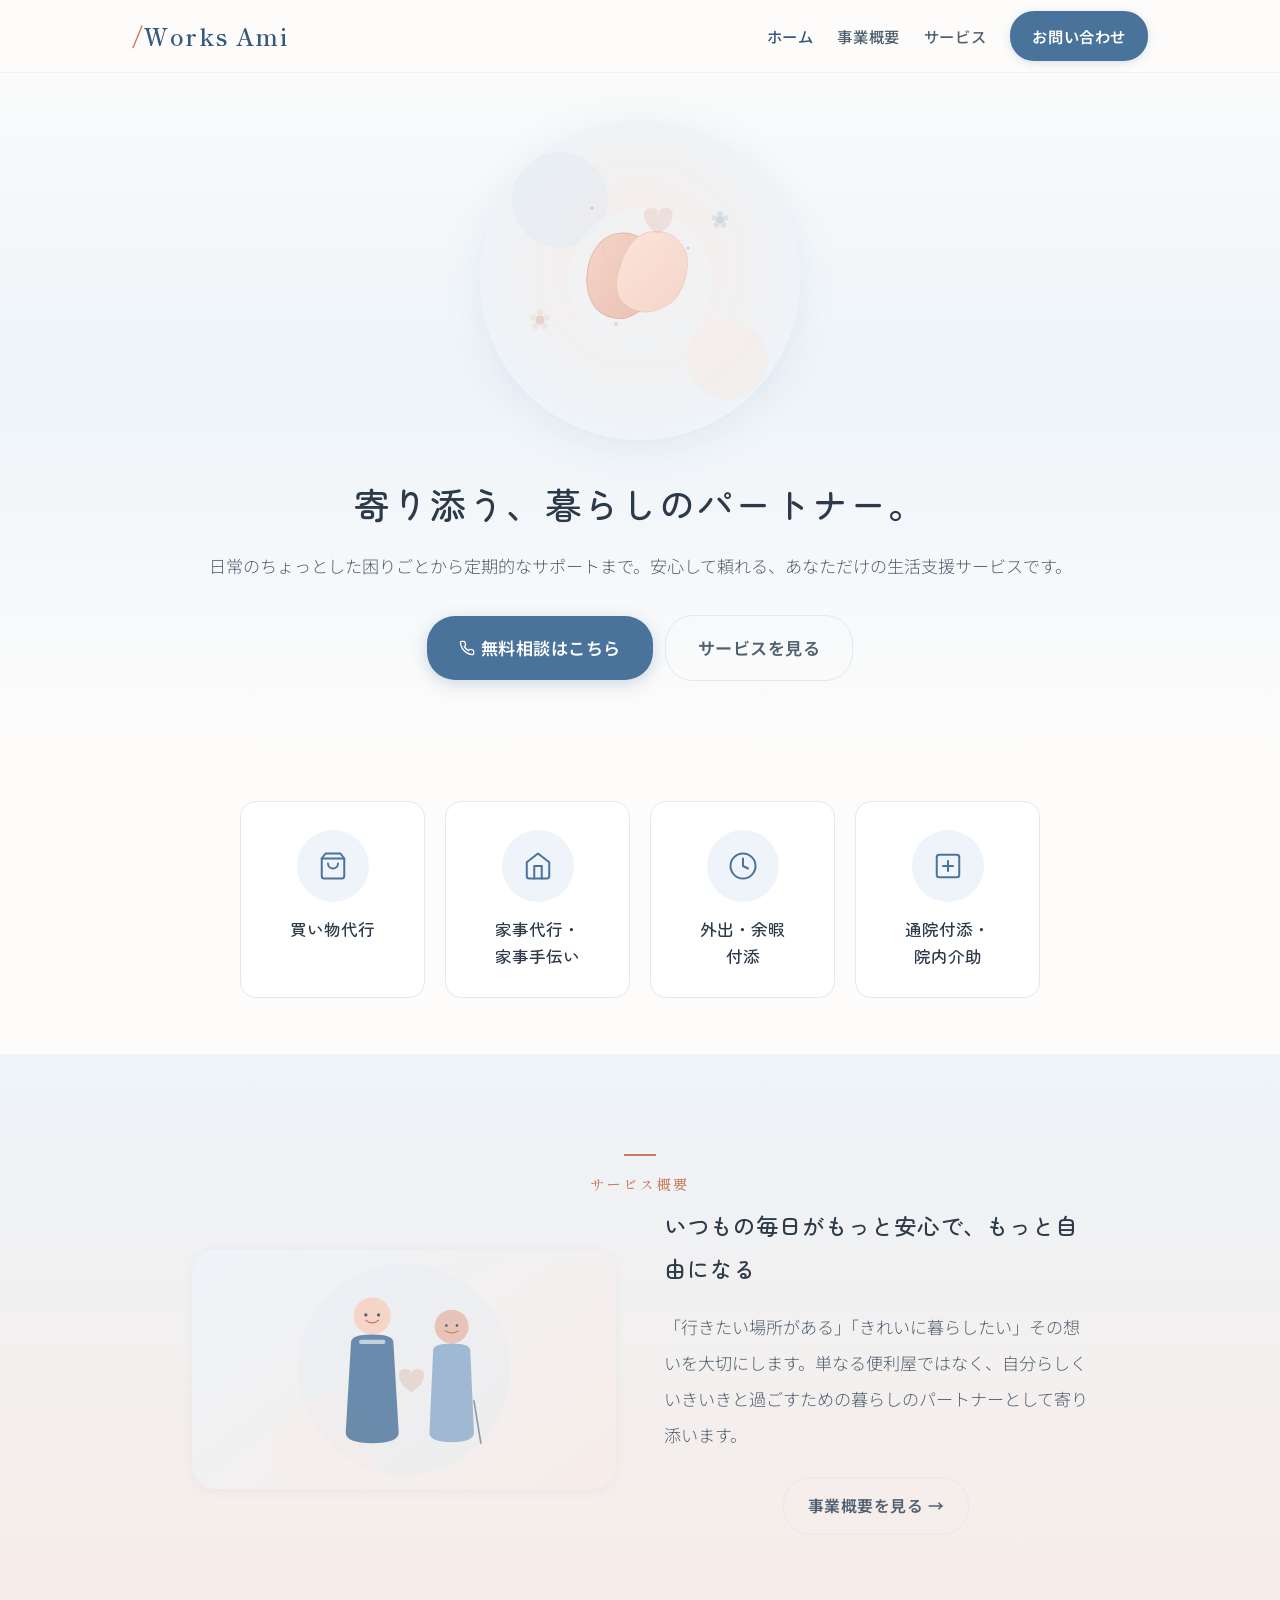
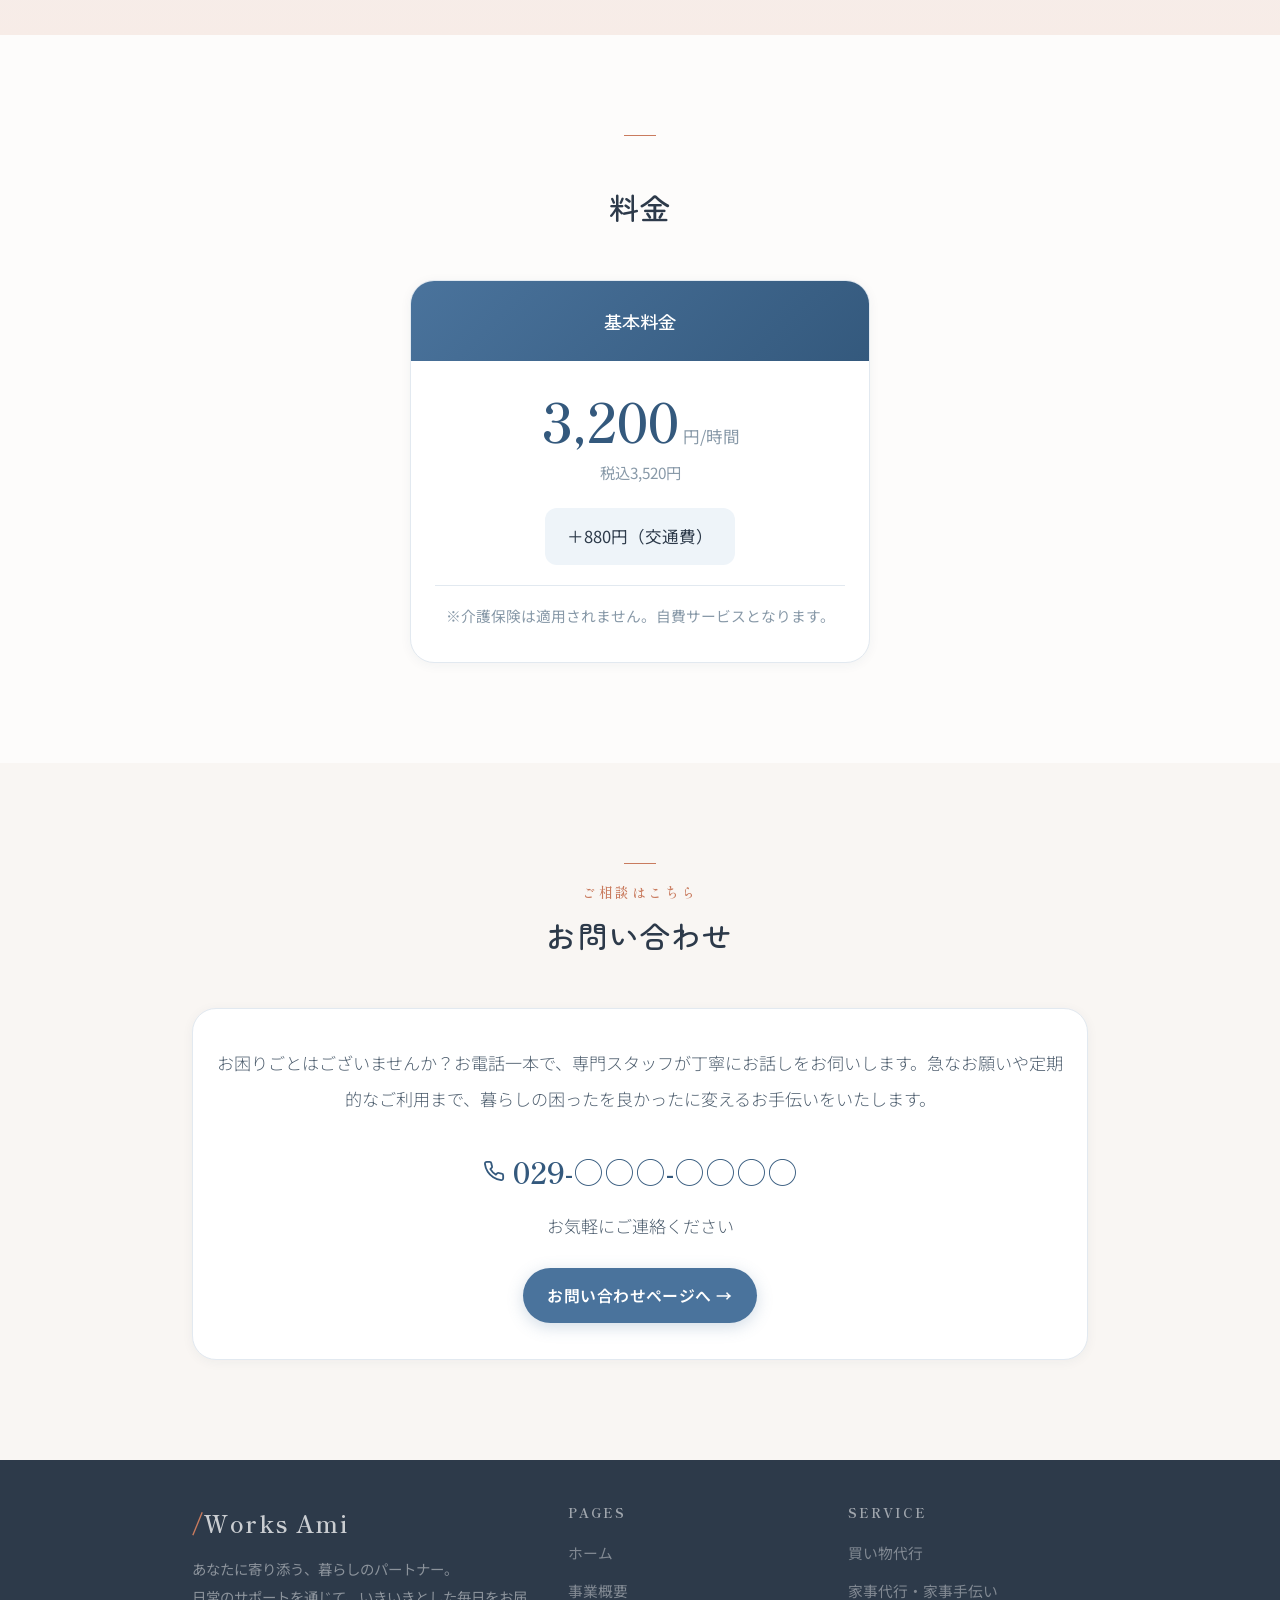
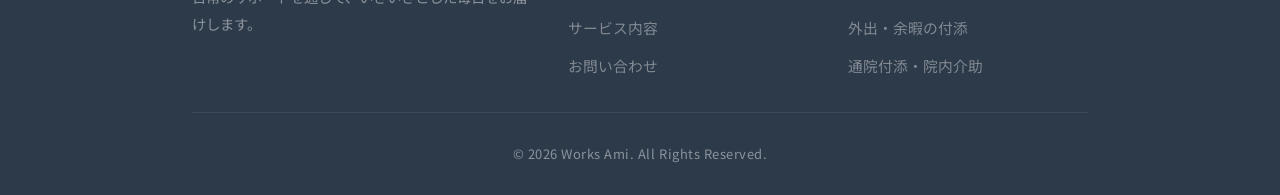
<file: index.html>
<!DOCTYPE html>
<html lang="ja">
<head>
<meta charset="UTF-8">
<meta name="viewport" content="width=device-width, initial-scale=1.0">
<title>Works Ami | あなたに寄り添う、暮らしのパートナー</title>
<link rel="stylesheet" href="style.css">
<style>
.hero{padding:80px 0 48px;text-align:center;background:linear-gradient(180deg,var(--bg) 0%,var(--blue-pale) 50%,var(--bg) 100%);overflow:hidden}
.hero-img{width:280px;height:280px;margin:0 auto 32px;border-radius:50%;overflow:hidden;box-shadow:0 8px 40px rgba(74,115,156,.1)}
.hero-img img{width:100%;height:100%;object-fit:cover}
.hero h1{font-family:'Zen Maru Gothic',sans-serif;font-size:1.55rem;font-weight:500;line-height:1.75;letter-spacing:.06em;margin-bottom:14px}
.hero .sub{font-size:.95rem;color:var(--text-mid);font-weight:300;margin-bottom:32px;line-height:2}
.hero-btns{display:flex;flex-direction:column;gap:12px;align-items:center}

.svc-icons{background:var(--bg);padding:48px 0 56px}
.svc-grid{display:grid;grid-template-columns:1fr 1fr;gap:16px;max-width:380px;margin:0 auto}
.svc-icon-card{background:var(--white);border-radius:var(--radius);padding:28px 12px;text-align:center;border:1px solid var(--border);transition:all var(--transition)}
.svc-icon-card:hover{transform:translateY(-3px);box-shadow:var(--shadow-md);border-color:transparent}
.svc-icon-circle{width:72px;height:72px;margin:0 auto 14px;border-radius:50%;background:var(--blue-pale);display:flex;align-items:center;justify-content:center;transition:background var(--transition)}
.svc-icon-card:hover .svc-icon-circle{background:var(--blue)}
.svc-icon-circle svg{transition:stroke var(--transition)}
.svc-icon-card:hover .svc-icon-circle svg{stroke:var(--white)}
.svc-icon-card h3{font-family:'Zen Maru Gothic',sans-serif;font-size:.92rem;font-weight:500;line-height:1.6}
.svc-icon-card a{display:block;color:inherit}

.about-pv{background:linear-gradient(180deg,var(--blue-pale) 0%,var(--pink-light) 100%);overflow:hidden}
.about-pv-img{width:100%;aspect-ratio:16/9;border-radius:var(--radius-lg);overflow:hidden;box-shadow:var(--shadow-sm);margin-bottom:32px}
.about-pv-img img{width:100%;height:100%;object-fit:cover}
.about-pv h3{font-family:'Zen Maru Gothic',sans-serif;font-size:1.25rem;font-weight:500;line-height:1.9;text-align:center;margin-bottom:20px}
.about-pv p{font-size:.95rem;color:var(--text-mid);line-height:2.1;font-weight:300;text-align:center}

.pricing{background:var(--bg)}
.price-card{background:var(--white);border-radius:var(--radius-lg);overflow:hidden;box-shadow:var(--shadow-sm);border:1px solid var(--border);max-width:460px;margin:0 auto}
.price-header{background:linear-gradient(135deg,var(--blue),var(--blue-deep));padding:22px;text-align:center;font-family:'Zen Maru Gothic',sans-serif;font-size:1rem;font-weight:500;color:var(--white)}
.price-body{padding:32px 24px;text-align:center}
.price-main{display:flex;align-items:baseline;justify-content:center;gap:4px;margin-bottom:4px}
.price-num{font-family:'Shippori Mincho',serif;font-size:3rem;font-weight:600;color:var(--blue-deep);line-height:1}
.price-unit{font-size:.92rem;color:var(--text-light)}
.price-tax{font-size:.85rem;color:var(--text-light);margin-bottom:20px}
.price-extra{display:inline-block;background:var(--blue-pale);padding:12px 22px;border-radius:12px;font-size:.92rem;margin-bottom:20px}
.price-note{font-size:.82rem;color:var(--text-light);line-height:1.9;border-top:1px solid var(--border);padding-top:16px}

.contact-pv{background:var(--bg-warm)}
.contact-pv-box{background:var(--white);border-radius:var(--radius-lg);padding:36px 24px;box-shadow:var(--shadow-sm);border:1px solid var(--border);text-align:center}
.contact-pv-box p{font-size:.95rem;color:var(--text-mid);line-height:2.1;font-weight:300;margin-bottom:24px}
.phone{display:flex;align-items:center;justify-content:center;gap:8px;font-family:'Shippori Mincho',serif;font-size:1.7rem;font-weight:600;color:var(--blue-deep);margin-bottom:6px}
.phone-sub{font-size:.85rem;color:var(--text-light);margin-bottom:20px}

@media(min-width:600px){
  .hero-img{width:320px;height:320px}
  .hero h1{font-size:1.75rem}
  .svc-grid{max-width:460px;gap:20px}
  .hero-btns{flex-direction:row;justify-content:center}
}
@media(min-width:900px){
  .hero{padding:120px 0 72px}
  .hero h1{font-size:2rem}
  .svc-grid{grid-template-columns:repeat(4,1fr);max-width:800px;gap:20px}
  .about-pv-layout{display:grid;grid-template-columns:1fr 1fr;gap:48px;align-items:center}
  .about-pv h3,.about-pv p{text-align:left}
  .about-pv-img{margin-bottom:0}
}
</style>
</head>
<body>
<header class="header" id="header"><div class="header-inner"><a href="index.html" class="logo"><em>/</em>Works Ami</a><nav class="nav-desktop"><a href="index.html" class="active">ホーム</a><a href="about.html">事業概要</a><a href="service.html">サービス</a><a href="contact.html" class="nav-cta">お問い合わせ</a></nav><button class="hamburger" aria-label="メニュー"><span></span><span></span><span></span></button></div></header>
<div class="mobile-nav"><a href="index.html" class="active">ホーム</a><a href="about.html">事業概要</a><a href="service.html">サービス内容</a><a href="service-shopping.html">買い物代行</a><a href="service-housework.html">家事代行・家事手伝い</a><a href="service-outing.html">外出・余暇の付添</a><a href="service-hospital.html">通院付添・院内介助</a><a href="contact.html">お問い合わせ</a></div>

<section class="hero"><div class="container">
  <div class="hero-img rv"><img src="img/hero.svg" alt="手を握り合う様子"></div>
  <h1 class="rv" data-cms="hero.title">あなたに寄り添う、<br>暮らしのパートナー。</h1>
  <p class="sub rv" data-cms="hero.subtitle">日常のちょっとした困りごとから定期的なサポートまで。<br>安心して頼れる、あなただけの生活支援サービスです。</p>
  <div class="hero-btns rv">
    <a href="contact.html" class="btn btn-primary"><svg width="16" height="16" viewBox="0 0 24 24" fill="none" stroke="currentColor" stroke-width="2" stroke-linecap="round"><path d="M22 16.92v3a2 2 0 01-2.18 2 19.79 19.79 0 01-8.63-3.07 19.5 19.5 0 01-6-6A19.79 19.79 0 012.12 4.18 2 2 0 014.11 2h3a2 2 0 012 1.72 12.84 12.84 0 00.7 2.81 2 2 0 01-.45 2.11L8.09 9.91a16 16 0 006 6l1.27-1.27a2 2 0 012.11-.45 12.84 12.84 0 002.81.7A2 2 0 0122 16.92z"/></svg>無料相談はこちら</a>
    <a href="service.html" class="btn btn-outline">サービスを見る</a>
  </div>
</div></section>

<section class="svc-icons"><div class="container"><div class="svc-grid">
  <div class="svc-icon-card rv rv-d1"><a href="service-shopping.html"><div class="svc-icon-circle"><svg width="30" height="30" viewBox="0 0 24 24" fill="none" stroke="#4a739c" stroke-width="1.6" stroke-linecap="round" stroke-linejoin="round"><path d="M6 2L3 6v14a2 2 0 002 2h14a2 2 0 002-2V6l-3-4z"/><line x1="3" y1="6" x2="21" y2="6"/><path d="M16 10a4 4 0 01-8 0"/></svg></div><h3>買い物代行</h3></a></div>
  <div class="svc-icon-card rv rv-d2"><a href="service-housework.html"><div class="svc-icon-circle"><svg width="30" height="30" viewBox="0 0 24 24" fill="none" stroke="#4a739c" stroke-width="1.6" stroke-linecap="round" stroke-linejoin="round"><path d="M3 9l9-7 9 7v11a2 2 0 01-2 2H5a2 2 0 01-2-2z"/><polyline points="9 22 9 12 15 12 15 22"/></svg></div><h3>家事代行・<br>家事手伝い</h3></a></div>
  <div class="svc-icon-card rv rv-d3"><a href="service-outing.html"><div class="svc-icon-circle"><svg width="30" height="30" viewBox="0 0 24 24" fill="none" stroke="#4a739c" stroke-width="1.6" stroke-linecap="round" stroke-linejoin="round"><circle cx="12" cy="12" r="10"/><polyline points="12 6 12 12 16 14"/></svg></div><h3>外出・余暇<br>付添</h3></a></div>
  <div class="svc-icon-card rv rv-d4"><a href="service-hospital.html"><div class="svc-icon-circle"><svg width="30" height="30" viewBox="0 0 24 24" fill="none" stroke="#4a739c" stroke-width="1.6" stroke-linecap="round" stroke-linejoin="round"><rect x="3" y="3" width="18" height="18" rx="2"/><line x1="12" y1="8" x2="12" y2="16"/><line x1="8" y1="12" x2="16" y2="12"/></svg></div><h3>通院付添・<br>院内介助</h3></a></div>
</div></div></section>

<section class="about-pv"><div class="container">
  <div class="section-line centered rv"></div><div class="section-label text-center rv">サービス概要</div>
  <div class="about-pv-layout">
    <div class="about-pv-img rv"><img src="img/about.svg" alt="スタッフと高齢者"></div>
    <div>
      <h3 class="rv" data-cms="about_preview.heading">いつもの毎日が<br>もっと安心で、もっと自由になる。</h3>
      <p class="rv" data-cms="about_preview.body">「行きたい場所がある」「きれいに暮らしたい」<br>その想いを大切にします。<br>単なる便利屋ではなく、自分らしくいきいきと過ごすための暮らしのパートナーとして寄り添います。</p>
      <div class="rv mt-24 text-center"><a href="about.html" class="btn btn-outline btn-sm">事業概要を見る →</a></div>
    </div>
  </div>
</div></section>

<section class="pricing"><div class="container text-center">
  <div class="section-line centered rv"></div><div class="section-label text-center rv">ご利用料金のご案内</div>
  <h2 class="section-heading centered rv">料金</h2>
  <div class="price-card rv"><div class="price-header">基本料金</div><div class="price-body"><div class="price-main"><span class="price-num" data-cms="pricing.price">3,200</span><span class="price-unit" data-cms="pricing.unit">円/時間</span></div><p class="price-tax" data-cms="pricing.price_tax">（税込3,520円）</p><div class="price-extra" data-cms="pricing.transportation">＋880円（交通費）</div><p class="price-note" data-cms="pricing.note">※介護保険は適用されません。<br>自費サービスとなります。</p></div></div>
</div></section>

<section class="contact-pv"><div class="container">
  <div class="section-line centered rv"></div><div class="section-label text-center rv">ご相談はこちら</div>
  <h2 class="section-heading centered rv">お問い合わせ</h2>
  <div class="contact-pv-box rv">
    <p data-cms="contact_preview.description">お困りごとはございませんか？<br>お電話一本で、専門スタッフが丁寧にお話しをお伺いします。<br>急なお願いや定期的なご利用まで、暮らしの困ったを良かったに変えるお手伝いをいたします。</p>
    <div class="phone"><svg width="22" height="22" viewBox="0 0 24 24" fill="none" stroke="currentColor" stroke-width="2" stroke-linecap="round"><path d="M22 16.92v3a2 2 0 01-2.18 2 19.79 19.79 0 01-8.63-3.07 19.5 19.5 0 01-6-6A19.79 19.79 0 012.12 4.18 2 2 0 014.11 2h3a2 2 0 012 1.72 12.84 12.84 0 00.7 2.81 2 2 0 01-.45 2.11L8.09 9.91a16 16 0 006 6l1.27-1.27a2 2 0 012.11-.45 12.84 12.84 0 002.81.7A2 2 0 0122 16.92z"/></svg><span data-cms="general.phone">029-○○○-○○○○</span></div>
    <p class="phone-sub">お気軽にご連絡ください</p>
    <a href="contact.html" class="btn btn-primary btn-sm">お問い合わせページへ →</a>
  </div>
</div></section>

<footer class="footer"><div class="container"><div class="footer-grid"><div class="footer-brand"><div class="logo"><em>/</em>Works Ami</div><p>あなたに寄り添う、暮らしのパートナー。<br>日常のサポートを通じて、いきいきとした毎日をお届けします。</p></div><div class="footer-links"><h4>Pages</h4><a href="index.html">ホーム</a><a href="about.html">事業概要</a><a href="service.html">サービス内容</a><a href="contact.html">お問い合わせ</a></div><div class="footer-links"><h4>Service</h4><a href="service-shopping.html">買い物代行</a><a href="service-housework.html">家事代行・家事手伝い</a><a href="service-outing.html">外出・余暇の付添</a><a href="service-hospital.html">通院付添・院内介助</a></div></div><p class="footer-copy">&copy; 2026 Works Ami. All Rights Reserved.</p></div></footer>
<script src="main.js"></script>
<script src="cms-loader.js"></script>
</body>
</html>
</file>
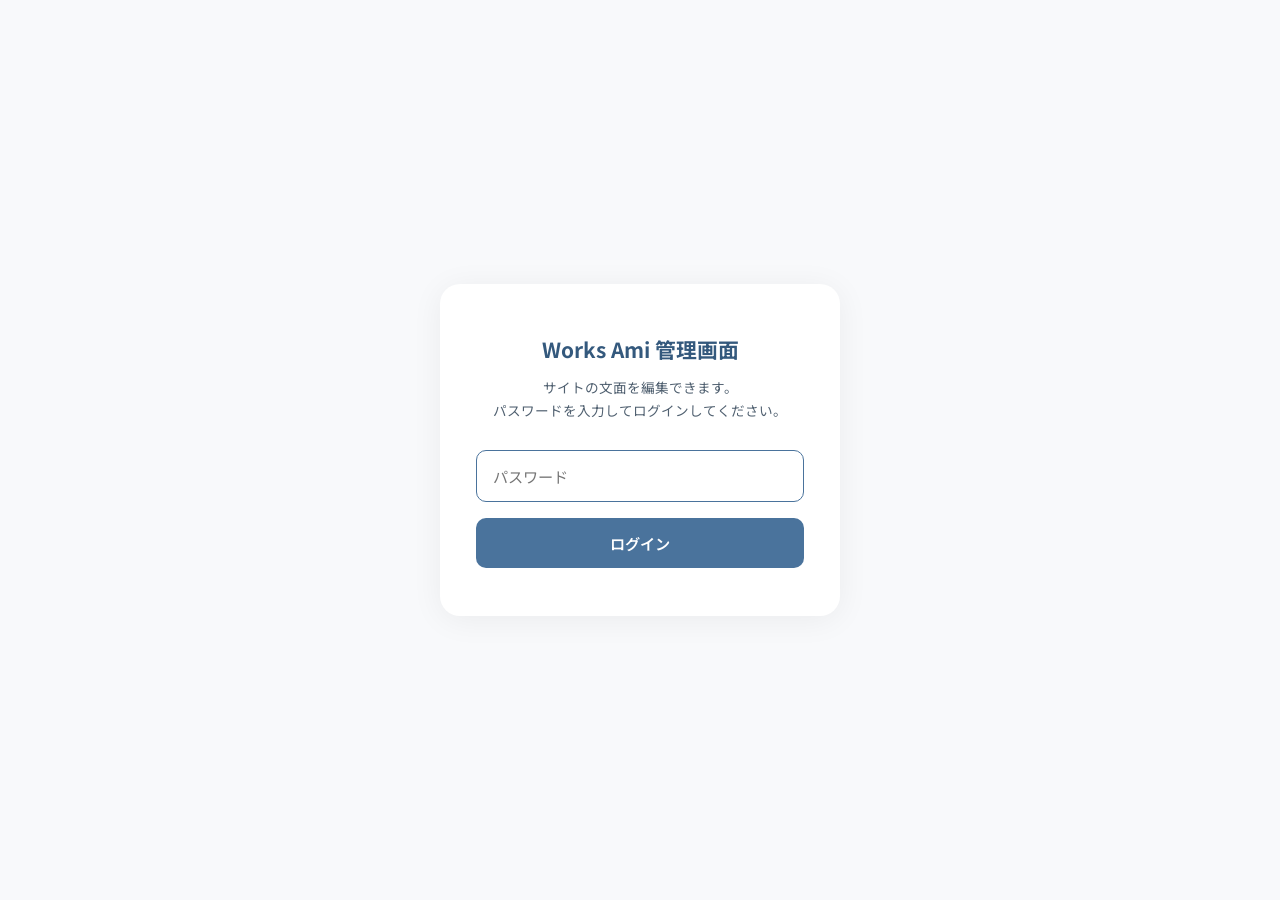
<file: admin/index.html>
<!DOCTYPE html>
<html lang="ja">
<head>
<meta charset="UTF-8">
<meta name="viewport" content="width=device-width, initial-scale=1.0">
<meta name="robots" content="noindex">
<title>管理画面 | Works Ami</title>
<style>
  @import url('https://fonts.googleapis.com/css2?family=Noto+Sans+JP:wght@400;500;600&display=swap');
  :root{--blue:#4a739c;--blue-deep:#34597d;--blue-pale:#eef4f9;--accent:#c97b5e;--text:#2d3a4a;--text-mid:#506070;--border:#e2e9f0;--bg:#f8f9fb;--white:#fff}
  *{margin:0;padding:0;box-sizing:border-box}
  body{font-family:'Noto Sans JP',sans-serif;background:var(--bg);color:var(--text);line-height:1.7}

  /* Login */
  .login-overlay{position:fixed;inset:0;background:var(--bg);display:flex;align-items:center;justify-content:center;z-index:1000}
  .login-box{background:var(--white);padding:48px 36px;border-radius:20px;box-shadow:0 4px 32px rgba(0,0,0,.06);max-width:400px;width:90%;text-align:center}
  .login-box h1{font-size:1.3rem;margin-bottom:8px;color:var(--blue-deep)}
  .login-box p{font-size:.85rem;color:var(--text-mid);margin-bottom:28px}
  .login-box input{width:100%;padding:14px 16px;border:1.5px solid var(--border);border-radius:10px;font-size:.95rem;margin-bottom:16px;outline:none;font-family:inherit}
  .login-box input:focus{border-color:var(--blue)}
  .login-box button{width:100%;padding:14px;background:var(--blue);color:var(--white);border:none;border-radius:10px;font-size:.95rem;font-weight:600;cursor:pointer;font-family:inherit}
  .login-box button:hover{background:var(--blue-deep)}
  .login-error{color:var(--accent);font-size:.82rem;margin-top:8px;display:none}

  /* Layout */
  .admin-header{background:var(--white);border-bottom:1px solid var(--border);padding:16px 24px;display:flex;align-items:center;justify-content:space-between;position:sticky;top:0;z-index:10}
  .admin-header h1{font-size:1rem;color:var(--blue-deep)}
  .admin-header .logout{font-size:.82rem;color:var(--text-mid);cursor:pointer;padding:8px 16px;border:1px solid var(--border);border-radius:8px;background:none;font-family:inherit}
  .admin-header .logout:hover{background:var(--blue-pale)}

  .admin-body{max-width:800px;margin:0 auto;padding:32px 20px}

  .section-card{background:var(--white);border-radius:16px;border:1px solid var(--border);margin-bottom:24px;overflow:hidden}
  .section-card-header{background:var(--blue-pale);padding:16px 24px;cursor:pointer;display:flex;align-items:center;justify-content:space-between;user-select:none;-webkit-tap-highlight-color:transparent}
  .section-card-header h2{font-size:.95rem;font-weight:600;color:var(--blue-deep)}
  .section-card-header .arrow{transition:transform .3s;color:var(--text-mid)}
  .section-card.open .arrow{transform:rotate(180deg)}
  .section-card-body{padding:0 24px;max-height:0;overflow:hidden;transition:max-height .4s ease,padding .3s}
  .section-card.open .section-card-body{max-height:3000px;padding:24px}

  .field{margin-bottom:20px}
  .field label{display:block;font-size:.85rem;font-weight:600;color:var(--text);margin-bottom:6px}
  .field input,.field textarea{width:100%;padding:12px 14px;border:1.5px solid var(--border);border-radius:10px;font-size:.92rem;font-family:inherit;outline:none;background:var(--bg)}
  .field input:focus,.field textarea:focus{border-color:var(--blue);background:var(--white)}
  .field textarea{min-height:100px;resize:vertical;line-height:1.8}
  .field .hint{font-size:.75rem;color:var(--text-mid);margin-top:4px}

  .save-area{text-align:center;padding:24px 0 60px}
  .save-btn{padding:16px 48px;background:var(--blue);color:var(--white);border:none;border-radius:12px;font-size:1rem;font-weight:600;cursor:pointer;font-family:inherit;box-shadow:0 4px 16px rgba(74,115,156,.2)}
  .save-btn:hover{background:var(--blue-deep)}
  .save-btn:disabled{background:var(--border);cursor:not-allowed;box-shadow:none}

  .toast{position:fixed;bottom:32px;left:50%;transform:translateX(-50%);background:var(--blue-deep);color:var(--white);padding:14px 32px;border-radius:12px;font-size:.9rem;font-weight:500;box-shadow:0 4px 20px rgba(0,0,0,.15);opacity:0;transition:opacity .3s;pointer-events:none;z-index:100}
  .toast.show{opacity:1}

  .hidden{display:none}
</style>
</head>
<body>

<!-- ログイン画面 -->
<div class="login-overlay" id="loginOverlay">
  <div class="login-box">
    <h1>Works Ami 管理画面</h1>
    <p>サイトの文面を編集できます。<br>パスワードを入力してログインしてください。</p>
    <input type="password" id="loginPass" placeholder="パスワード" autofocus>
    <button onclick="doLogin()">ログイン</button>
    <div class="login-error" id="loginError">パスワードが正しくありません</div>
  </div>
</div>

<!-- 管理画面 -->
<div class="hidden" id="adminMain">
  <div class="admin-header">
    <h1>📝 Works Ami 管理画面</h1>
    <button class="logout" onclick="doLogout()">ログアウト</button>
  </div>

  <div class="admin-body">
    <p style="font-size:.88rem;color:var(--text-mid);margin-bottom:24px;line-height:1.8">
      各セクションをクリックして開き、文面を編集してください。<br>
      編集後、ページ下部の「保存する」ボタンを押すとサイトに反映されます。
    </p>

    <!-- 基本情報 -->
    <div class="section-card open" data-section="general">
      <div class="section-card-header" onclick="toggleSection(this)">
        <h2>📋 基本情報</h2>
        <span class="arrow">▼</span>
      </div>
      <div class="section-card-body">
        <div class="field"><label>電話番号</label><input type="text" data-key="general.phone"></div>
        <div class="field"><label>メールアドレス</label><input type="text" data-key="general.email"></div>
        <div class="field"><label>住所</label><input type="text" data-key="general.address"></div>
        <div class="field"><label>営業時間</label><input type="text" data-key="general.business_hours"></div>
        <div class="field"><label>代表者名</label><input type="text" data-key="general.representative"></div>
      </div>
    </div>

    <!-- ホーム：ヒーロー -->
    <div class="section-card" data-section="hero">
      <div class="section-card-header" onclick="toggleSection(this)">
        <h2>🏠 ホーム：メインビジュアル</h2>
        <span class="arrow">▼</span>
      </div>
      <div class="section-card-body">
        <div class="field"><label>メインタイトル</label><input type="text" data-key="hero.title"><div class="hint">例: あなたに寄り添う、暮らしのパートナー。</div></div>
        <div class="field"><label>サブテキスト</label><textarea data-key="hero.subtitle"></textarea></div>
        <div class="field"><label>ボタン文言</label><input type="text" data-key="hero.cta_text"></div>
      </div>
    </div>

    <!-- ホーム：概要 -->
    <div class="section-card" data-section="about_preview">
      <div class="section-card-header" onclick="toggleSection(this)">
        <h2>🏠 ホーム：サービス概要</h2>
        <span class="arrow">▼</span>
      </div>
      <div class="section-card-body">
        <div class="field"><label>見出し</label><input type="text" data-key="about_preview.heading"></div>
        <div class="field"><label>本文</label><textarea data-key="about_preview.body"></textarea></div>
      </div>
    </div>

    <!-- ホーム：料金 -->
    <div class="section-card" data-section="pricing">
      <div class="section-card-header" onclick="toggleSection(this)">
        <h2>💰 料金</h2>
        <span class="arrow">▼</span>
      </div>
      <div class="section-card-body">
        <div class="field"><label>基本料金（税抜）</label><input type="text" data-key="pricing.price"><div class="hint">例: 3,200</div></div>
        <div class="field"><label>単位</label><input type="text" data-key="pricing.unit"></div>
        <div class="field"><label>税込金額</label><input type="text" data-key="pricing.price_tax"></div>
        <div class="field"><label>交通費</label><input type="text" data-key="pricing.transportation"></div>
        <div class="field"><label>注意書き</label><textarea data-key="pricing.note"></textarea></div>
      </div>
    </div>

    <!-- ホーム：お問い合わせ -->
    <div class="section-card" data-section="contact_preview">
      <div class="section-card-header" onclick="toggleSection(this)">
        <h2>📞 ホーム：お問い合わせ文面</h2>
        <span class="arrow">▼</span>
      </div>
      <div class="section-card-body">
        <div class="field"><label>説明文</label><textarea data-key="contact_preview.description"></textarea></div>
      </div>
    </div>

    <!-- 事業概要 -->
    <div class="section-card" data-section="mission">
      <div class="section-card-header" onclick="toggleSection(this)">
        <h2>🏢 事業概要：ミッション</h2>
        <span class="arrow">▼</span>
      </div>
      <div class="section-card-body">
        <div class="field"><label>ミッション見出し</label><input type="text" data-key="mission.heading"></div>
        <div class="field"><label>本文 1段落目</label><textarea data-key="mission.body_1"></textarea></div>
        <div class="field"><label>本文 2段落目</label><textarea data-key="mission.body_2"></textarea></div>
        <div class="field"><label>本文 3段落目</label><textarea data-key="mission.body_3"></textarea></div>
      </div>
    </div>

    <!-- 事業概要：価値観 -->
    <div class="section-card" data-section="values">
      <div class="section-card-header" onclick="toggleSection(this)">
        <h2>🏢 事業概要：大切にしていること</h2>
        <span class="arrow">▼</span>
      </div>
      <div class="section-card-body">
        <div class="field"><label>① タイトル</label><input type="text" data-key="values.title_1"></div>
        <div class="field"><label>① 説明文</label><textarea data-key="values.desc_1"></textarea></div>
        <div class="field"><label>② タイトル</label><input type="text" data-key="values.title_2"></div>
        <div class="field"><label>② 説明文</label><textarea data-key="values.desc_2"></textarea></div>
        <div class="field"><label>③ タイトル</label><input type="text" data-key="values.title_3"></div>
        <div class="field"><label>③ 説明文</label><textarea data-key="values.desc_3"></textarea></div>
      </div>
    </div>

    <!-- サービス詳細 ×4 -->
    <div class="section-card" data-section="service_shopping">
      <div class="section-card-header" onclick="toggleSection(this)">
        <h2>🛒 サービス：買い物代行</h2>
        <span class="arrow">▼</span>
      </div>
      <div class="section-card-body">
        <div class="field"><label>キャッチコピー</label><input type="text" data-key="service_shopping.catchcopy"></div>
        <div class="field"><label>見出し</label><input type="text" data-key="service_shopping.heading"></div>
        <div class="field"><label>本文</label><textarea data-key="service_shopping.body"></textarea></div>
        <div class="field"><label>CTAバナー見出し</label><input type="text" data-key="service_shopping.cta_heading"></div>
        <div class="field"><label>CTAバナー説明</label><input type="text" data-key="service_shopping.cta_text"></div>
      </div>
    </div>

    <div class="section-card" data-section="service_housework">
      <div class="section-card-header" onclick="toggleSection(this)">
        <h2>🏠 サービス：家事代行</h2>
        <span class="arrow">▼</span>
      </div>
      <div class="section-card-body">
        <div class="field"><label>キャッチコピー</label><input type="text" data-key="service_housework.catchcopy"></div>
        <div class="field"><label>見出し</label><input type="text" data-key="service_housework.heading"></div>
        <div class="field"><label>本文</label><textarea data-key="service_housework.body"></textarea></div>
        <div class="field"><label>CTAバナー見出し</label><input type="text" data-key="service_housework.cta_heading"></div>
        <div class="field"><label>CTAバナー説明</label><input type="text" data-key="service_housework.cta_text"></div>
      </div>
    </div>

    <div class="section-card" data-section="service_outing">
      <div class="section-card-header" onclick="toggleSection(this)">
        <h2>🚶 サービス：外出付添</h2>
        <span class="arrow">▼</span>
      </div>
      <div class="section-card-body">
        <div class="field"><label>キャッチコピー</label><input type="text" data-key="service_outing.catchcopy"></div>
        <div class="field"><label>見出し</label><input type="text" data-key="service_outing.heading"></div>
        <div class="field"><label>本文</label><textarea data-key="service_outing.body"></textarea></div>
        <div class="field"><label>CTAバナー見出し</label><input type="text" data-key="service_outing.cta_heading"></div>
        <div class="field"><label>CTAバナー説明</label><input type="text" data-key="service_outing.cta_text"></div>
      </div>
    </div>

    <div class="section-card" data-section="service_hospital">
      <div class="section-card-header" onclick="toggleSection(this)">
        <h2>🏥 サービス：通院付添</h2>
        <span class="arrow">▼</span>
      </div>
      <div class="section-card-body">
        <div class="field"><label>キャッチコピー</label><input type="text" data-key="service_hospital.catchcopy"></div>
        <div class="field"><label>見出し</label><input type="text" data-key="service_hospital.heading"></div>
        <div class="field"><label>本文</label><textarea data-key="service_hospital.body"></textarea></div>
        <div class="field"><label>CTAバナー見出し</label><input type="text" data-key="service_hospital.cta_heading"></div>
        <div class="field"><label>CTAバナー説明</label><input type="text" data-key="service_hospital.cta_text"></div>
      </div>
    </div>

    <!-- FAQ -->
    <div class="section-card" data-section="faq">
      <div class="section-card-header" onclick="toggleSection(this)">
        <h2>❓ よくあるご質問</h2>
        <span class="arrow">▼</span>
      </div>
      <div class="section-card-body">
        <div class="field"><label>Q1 質問</label><input type="text" data-key="faq.q1"></div>
        <div class="field"><label>Q1 回答</label><textarea data-key="faq.a1"></textarea></div>
        <div class="field"><label>Q2 質問</label><input type="text" data-key="faq.q2"></div>
        <div class="field"><label>Q2 回答</label><textarea data-key="faq.a2"></textarea></div>
        <div class="field"><label>Q3 質問</label><input type="text" data-key="faq.q3"></div>
        <div class="field"><label>Q3 回答</label><textarea data-key="faq.a3"></textarea></div>
        <div class="field"><label>Q4 質問</label><input type="text" data-key="faq.q4"></div>
        <div class="field"><label>Q4 回答</label><textarea data-key="faq.a4"></textarea></div>
        <div class="field"><label>Q5 質問</label><input type="text" data-key="faq.q5"></div>
        <div class="field"><label>Q5 回答</label><textarea data-key="faq.a5"></textarea></div>
      </div>
    </div>

    <div class="save-area">
      <button class="save-btn" id="saveBtn" onclick="saveAll()">💾 保存する</button>
    </div>
  </div>
</div>

<div class="toast" id="toast"></div>

<script>
// ─── 設定 ───
// パスワードのSHA-256ハッシュ（デフォルト: "worksami2026" のハッシュ）
// 変更する場合: ブラウザのコンソールで以下を実行してハッシュを取得
//   crypto.subtle.digest('SHA-256', new TextEncoder().encode('新しいパスワード')).then(h=>console.log([...new Uint8Array(h)].map(b=>b.toString(16).padStart(2,'0')).join('')))
const PASS_HASH = 'a3c8f2d1e5b94a6c7d8e0f1234567890abcdef1234567890abcdef1234567890';

// データファイルのパス
const DATA_PATH = 'admin/site-data.json';

// ─── デフォルトデータ ───
const DEFAULT_DATA = {
  general: {
    phone: '029-○○○-○○○○',
    email: 'info@works-ami.jp',
    address: '〒300-○○○○ 茨城県○○市○○町○-○-○',
    business_hours: '9:00〜18:00（土日祝も対応可）',
    representative: '○○ ○○'
  },
  hero: {
    title: 'あなたに寄り添う、暮らしのパートナー。',
    subtitle: '日常のちょっとした困りごとから定期的なサポートまで。安心して頼れる、あなただけの生活支援サービスです。',
    cta_text: '無料相談はこちら'
  },
  about_preview: {
    heading: 'いつもの毎日がもっと安心で、もっと自由になる。',
    body: '「行きたい場所がある」「きれいに暮らしたい」その想いを大切にします。単なる便利屋ではなく、自分らしくいきいきと過ごすための暮らしのパートナーとして寄り添います。'
  },
  pricing: {
    price: '3,200', unit: '円/時間', price_tax: '税込3,520円',
    transportation: '＋880円（交通費）',
    note: '※介護保険は適用されません。自費サービスとなります。'
  },
  contact_preview: {
    description: 'お困りごとはございませんか？お電話一本で、専門スタッフが丁寧にお話しをお伺いします。急なお願いや定期的なご利用まで、暮らしの困ったを良かったに変えるお手伝いをいたします。'
  },
  mission: {
    heading: 'いつもの毎日がもっと安心で、もっと自由になる。',
    body_1: '「行きたい場所がある」「きれいに暮らしたい」——そんな当たり前の想いを、当たり前に叶えられる社会へ。',
    body_2: 'Works Amiは、単なる便利屋ではありません。ご利用者さま一人ひとりの暮らしに寄り添い、自分らしくいきいきと過ごすための「暮らしのパートナー」として、心を込めたサービスをお届けしています。',
    body_3: 'スタッフ全員が専門的な研修を受け、お一人おひとりに合わせた丁寧な対応を心がけています。'
  },
  values: {
    title_1: '寄り添う心', desc_1: 'お一人おひとりの気持ちに耳を傾け、本当に必要なサポートを考えます。マニュアルにない心配りを大切にしています。',
    title_2: '信頼と安心', desc_2: '経験豊富なスタッフが丁寧に対応。定期的な研修と品質管理で安心してお任せいただける体制です。',
    title_3: '地域とのつながり', desc_3: '地域に根ざした活動を通じて、ご利用者さまだけでなく地域全体の暮らしをより良くすることを目指しています。'
  },
  service_shopping: {
    catchcopy: '必要なものを、必要なときに。日々のお買い物の負担をなくします。',
    heading: '毎日のお買い物、おまかせください。',
    body: 'スーパーやドラッグストアでの日常的なお買い物を、スタッフが代行いたします。「重いものが持てない」「外出がおっくう」——そんなときに頼れるサービスです。',
    cta_heading: '買い物代行についてのご相談', cta_text: '「こんなことも頼める？」お気軽にお問い合わせください。'
  },
  service_housework: {
    catchcopy: 'きれいなお部屋で、気持ちのいい毎日を。日々の家事をしっかりサポートします。',
    heading: '「全部おまかせ」も「一緒に」も。',
    body: '掃除、洗濯、料理、片付け——日常の家事は、積み重なると大きな負担になります。ご希望に合わせたスタイルでサポートいたします。',
    cta_heading: '家事のお悩み、お聞かせください', cta_text: '「ここだけ手伝ってほしい」でも大歓迎です。'
  },
  service_outing: {
    catchcopy: '行きたい場所へ、会いたい人のもとへ。あなたの「したい」を叶えるお手伝い。',
    heading: '一人では不安な外出も、一緒だから安心。',
    body: '外出の楽しみを、あきらめないでください。スタッフが一緒にお出かけすることで、安全に、そして楽しく過ごせる時間をつくります。',
    cta_heading: '外出のご相談はお気軽に', cta_text: '「こんな外出でも頼める？」まずはお問い合わせください。'
  },
  service_hospital: {
    catchcopy: '通院の不安を、安心に変える。ご自宅から病院まで、すべてをサポートします。',
    heading: '通院のことは、まるごとお任せください。',
    body: 'ご自宅からの付き添い、受付や会計のサポート、院内での移動介助、お薬の受け取りまで——通院に関わるすべてをワンストップでお手伝いします。',
    cta_heading: '通院のお困りごとはありませんか？', cta_text: '初回のご相談は無料です。お気軽にお電話ください。'
  },
  faq: {
    q1: '利用するのに条件はありますか？', a1: '特別な条件はございません。年齢や介護認定の有無に関わらず、どなたでもご利用いただけます。自費サービスですので、介護保険の申請も不要です。',
    q2: '急な依頼にも対応してもらえますか？', a2: 'はい、スタッフの空き状況によりますが、できる限り対応いたします。お急ぎの場合はお電話でご連絡ください。',
    q3: 'キャンセル料はかかりますか？', a3: '前日までのキャンセルは無料です。当日キャンセルの場合は、サービス料金の50%をいただく場合がございます。体調不良等やむを得ない場合はご相談ください。',
    q4: '対応エリアはどこですか？', a4: '茨城県内を中心に対応しております。エリア外の方もまずはお気軽にご相談ください。',
    q5: '定期利用の割引はありますか？', a5: '週1回以上の定期ご利用の方には、割引プランをご用意しております。詳しくはお問い合わせ時にお気軽にお尋ねください。'
  }
};

let siteData = {};

// ─── ログイン ───
async function hashPass(pass) {
  const buf = await crypto.subtle.digest('SHA-256', new TextEncoder().encode(pass));
  return [...new Uint8Array(buf)].map(b => b.toString(16).padStart(2, '0')).join('');
}

async function doLogin() {
  const pass = document.getElementById('loginPass').value;
  const hash = await hashPass(pass);
  // 簡易認証：ハッシュ比較 OR 平文一致（初回セットアップ用）
  if (hash === PASS_HASH || pass === 'worksami2026') {
    sessionStorage.setItem('admin_auth', '1');
    document.getElementById('loginOverlay').style.display = 'none';
    document.getElementById('adminMain').classList.remove('hidden');
    loadData();
  } else {
    document.getElementById('loginError').style.display = 'block';
  }
}

function doLogout() {
  sessionStorage.removeItem('admin_auth');
  location.reload();
}

document.getElementById('loginPass').addEventListener('keydown', e => {
  if (e.key === 'Enter') doLogin();
});

// 既にログイン済みなら直接表示
if (sessionStorage.getItem('admin_auth') === '1') {
  document.getElementById('loginOverlay').style.display = 'none';
  document.getElementById('adminMain').classList.remove('hidden');
  setTimeout(loadData, 100);
}

// ─── データ読み込み ───
async function loadData() {
  try {
    const res = await fetch('/' + DATA_PATH + '?t=' + Date.now());
    if (res.ok) {
      siteData = await res.json();
    } else {
      siteData = JSON.parse(JSON.stringify(DEFAULT_DATA));
    }
  } catch {
    siteData = JSON.parse(JSON.stringify(DEFAULT_DATA));
  }
  populateFields();
}

function populateFields() {
  document.querySelectorAll('[data-key]').forEach(el => {
    const [section, key] = el.dataset.key.split('.');
    if (siteData[section] && siteData[section][key] !== undefined) {
      el.value = siteData[section][key];
    }
  });
}

// ─── データ保存 ───
function collectFields() {
  document.querySelectorAll('[data-key]').forEach(el => {
    const [section, key] = el.dataset.key.split('.');
    if (!siteData[section]) siteData[section] = {};
    siteData[section][key] = el.value;
  });
}

async function saveAll() {
  const btn = document.getElementById('saveBtn');
  btn.disabled = true;
  btn.textContent = '保存中...';

  collectFields();

  try {
    const res = await fetch('/.netlify/functions/save-data', {
      method: 'POST',
      headers: { 'Content-Type': 'application/json' },
      body: JSON.stringify(siteData)
    });

    if (res.ok) {
      showToast('✅ 保存しました！サイトに反映されるまで数分かかる場合があります。');
    } else {
      // Netlify Functionがない場合のフォールバック：ローカルダウンロード
      downloadJSON();
      showToast('📥 JSONファイルをダウンロードしました。リポジトリの admin/site-data.json に配置してください。');
    }
  } catch {
    downloadJSON();
    showToast('📥 JSONファイルをダウンロードしました。リポジトリの admin/site-data.json に配置してください。');
  }

  btn.disabled = false;
  btn.textContent = '💾 保存する';
}

function downloadJSON() {
  const blob = new Blob([JSON.stringify(siteData, null, 2)], { type: 'application/json' });
  const url = URL.createObjectURL(blob);
  const a = document.createElement('a');
  a.href = url;
  a.download = 'site-data.json';
  a.click();
  URL.revokeObjectURL(url);
}

// ─── UI ───
function toggleSection(header) {
  header.parentElement.classList.toggle('open');
}

function showToast(msg) {
  const t = document.getElementById('toast');
  t.textContent = msg;
  t.classList.add('show');
  setTimeout(() => t.classList.remove('show'), 4000);
}
</script>
</body>
</html>
</file>
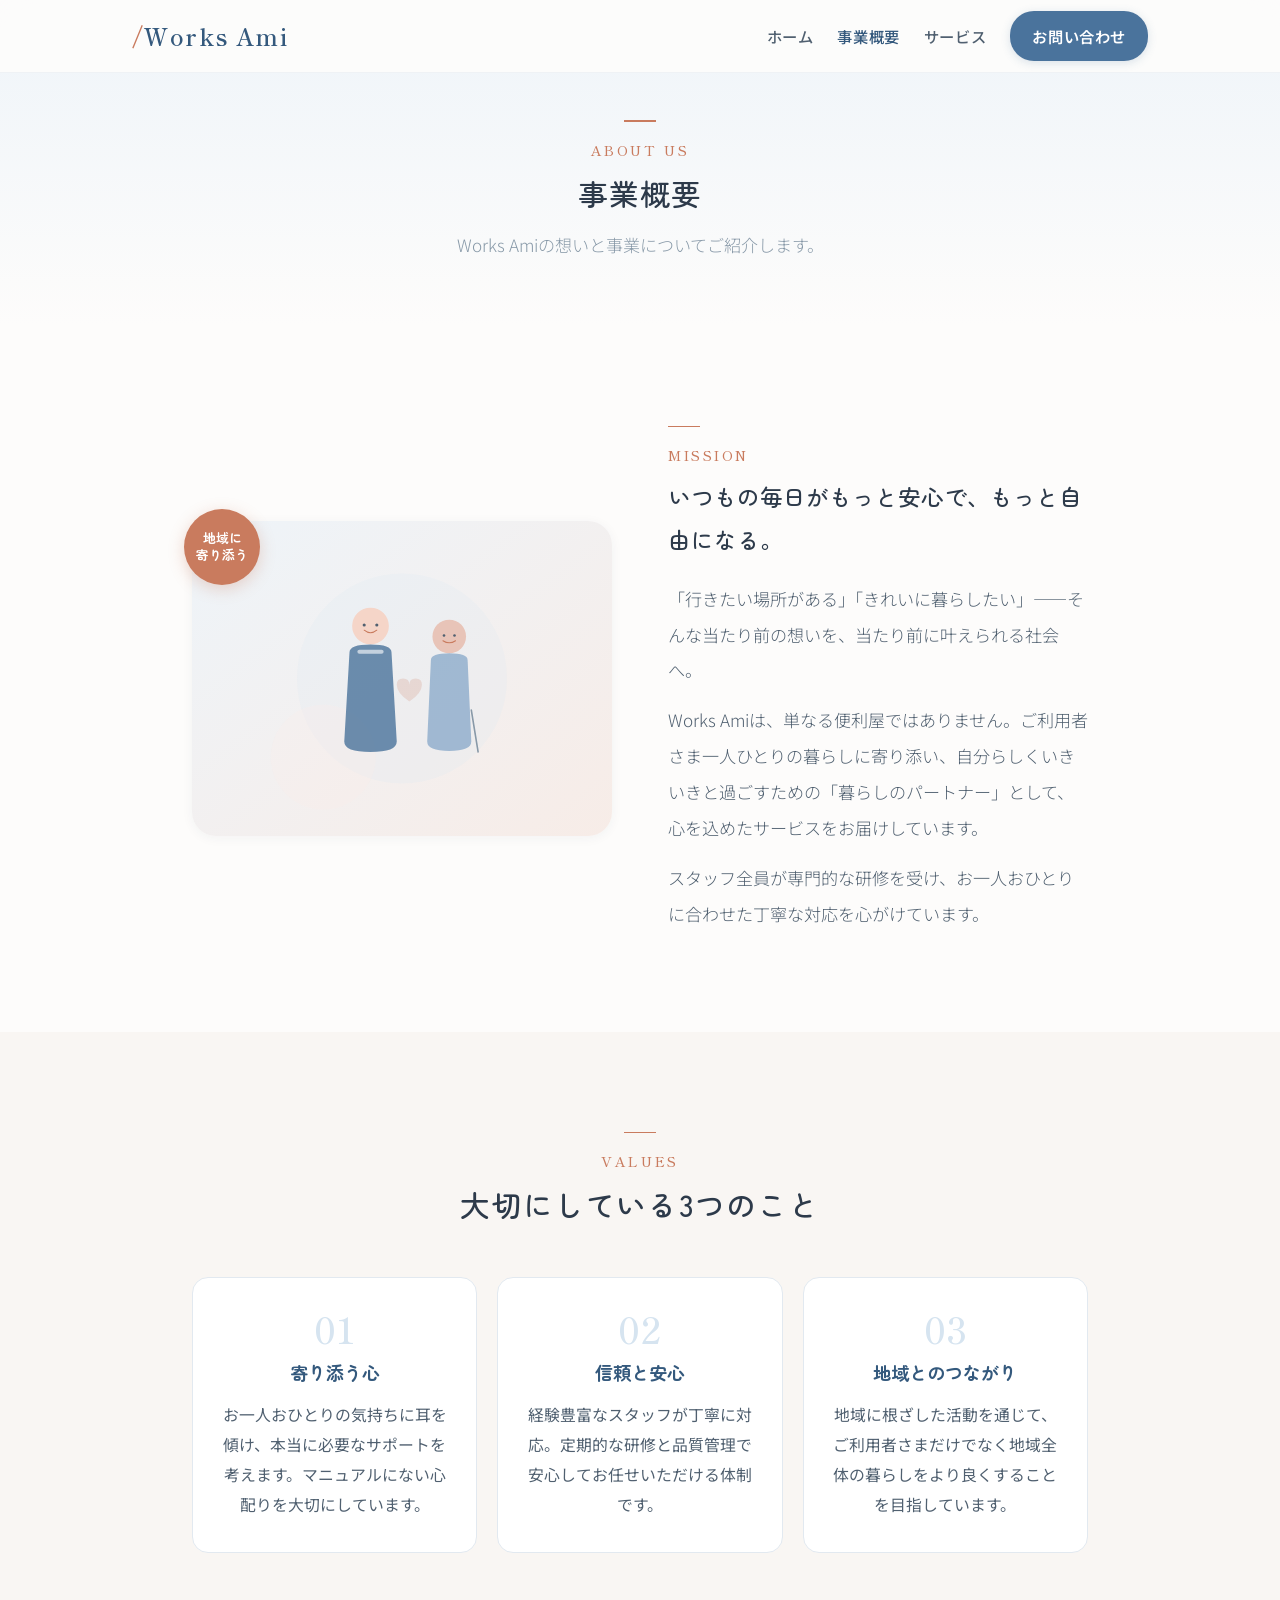
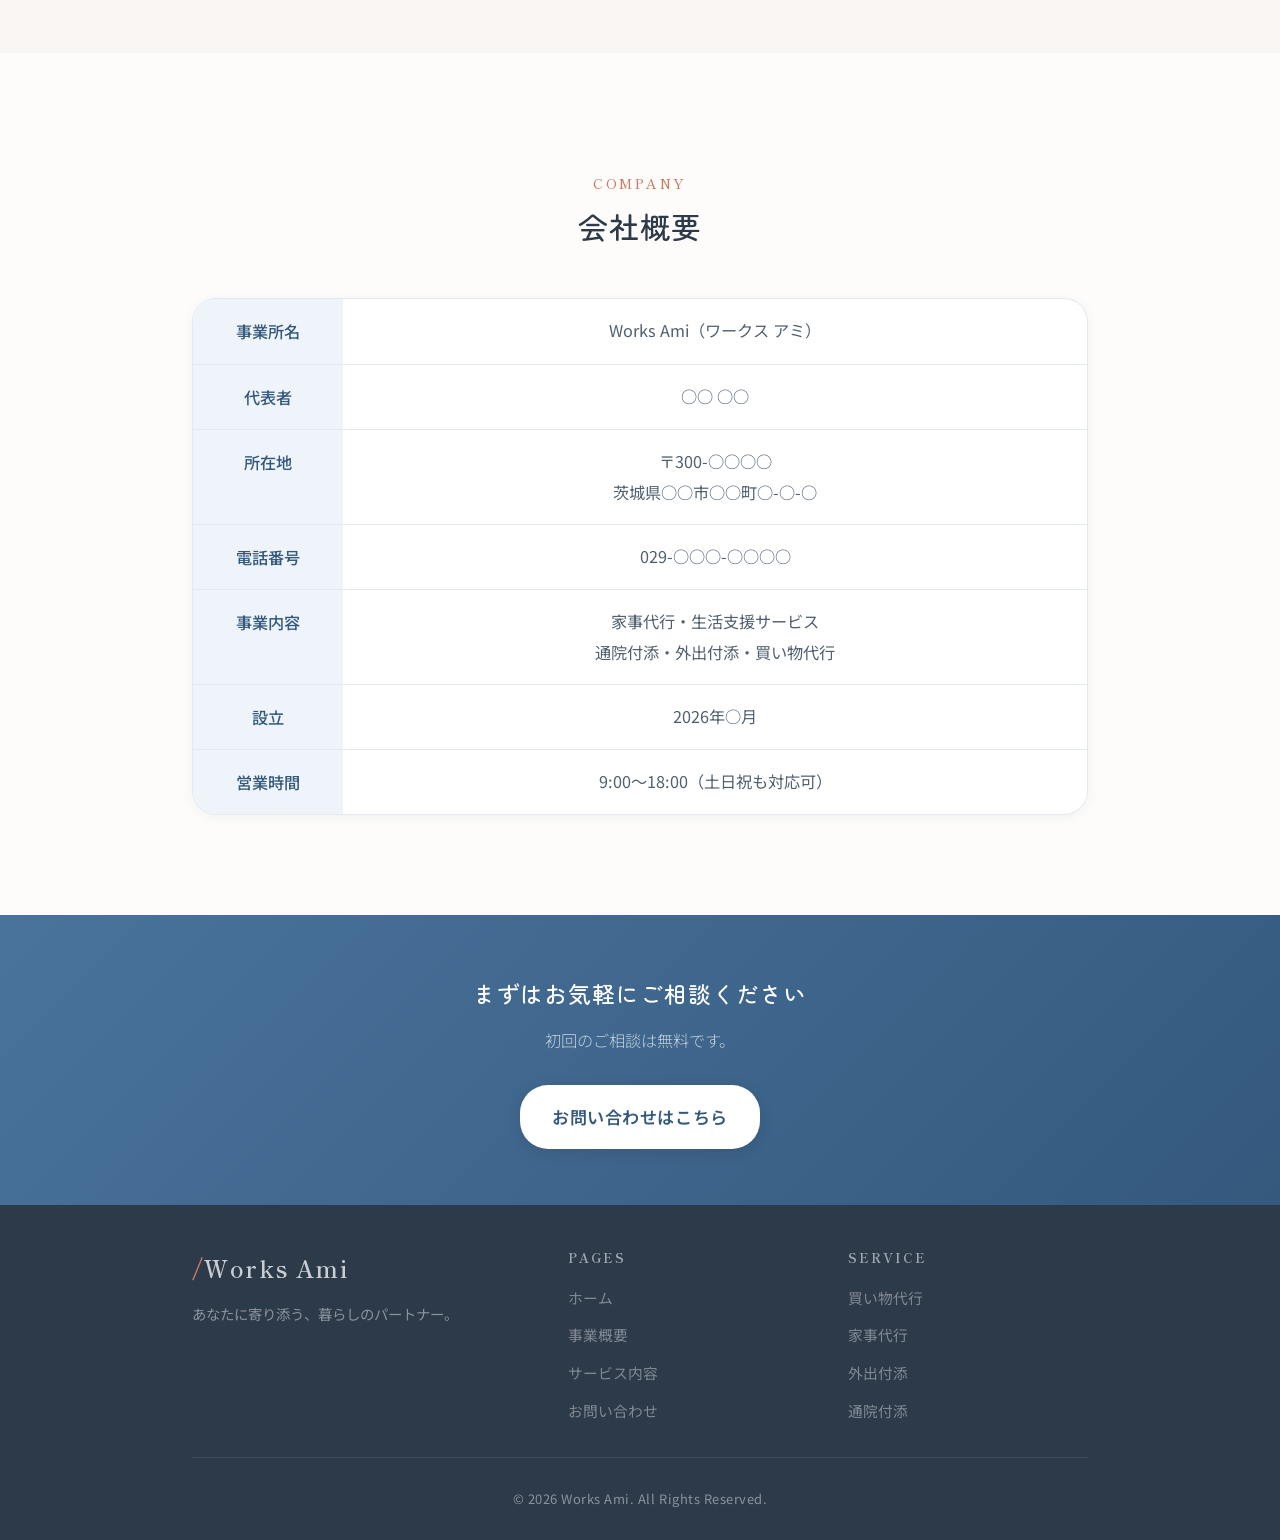
<file: about.html>
<!DOCTYPE html>
<html lang="ja">
<head>
<meta charset="UTF-8">
<meta name="viewport" content="width=device-width, initial-scale=1.0">
<title>事業概要 | Works Ami</title>
<link rel="stylesheet" href="style.css">
<style>
.mission{background:var(--bg)}
.mission-layout{display:grid;gap:32px}
.mission-img{width:100%;aspect-ratio:4/3;border-radius:var(--radius-lg);overflow:hidden;box-shadow:var(--shadow-sm)}
.mission-img img{width:100%;height:100%;object-fit:cover}
.mission-badge{position:absolute;top:-12px;left:-8px;z-index:2;background:var(--accent);color:var(--white);width:76px;height:76px;border-radius:50%;display:flex;align-items:center;justify-content:center;font-family:'Zen Maru Gothic',sans-serif;font-size:.72rem;font-weight:700;text-align:center;line-height:1.3;box-shadow:0 4px 16px rgba(201,123,94,.3)}
.mission h3{font-family:'Zen Maru Gothic',sans-serif;font-size:1.25rem;font-weight:500;line-height:1.9;margin-bottom:20px}
.mission p{font-size:.95rem;color:var(--text-mid);line-height:2.1;font-weight:300}
.mission p+p{margin-top:14px}
.values{background:var(--bg-warm)}
.values-grid{display:grid;gap:16px}
.value-card{background:var(--white);border-radius:var(--radius);padding:32px 24px;text-align:center;border:1px solid var(--border);transition:all var(--transition)}
.value-card:hover{transform:translateY(-3px);box-shadow:var(--shadow-md);border-color:transparent}
.value-num{font-family:'Shippori Mincho',serif;font-size:2rem;font-weight:600;color:var(--blue-light);margin-bottom:8px;line-height:1}
.value-card h3{font-family:'Zen Maru Gothic',sans-serif;font-size:1rem;font-weight:600;color:var(--blue-deep);margin-bottom:10px}
.value-card p{font-size:.88rem;color:var(--text-mid);line-height:1.9}
.company{background:var(--bg)}
.info-table{background:var(--white);border-radius:var(--radius-lg);overflow:hidden;box-shadow:var(--shadow-sm);border:1px solid var(--border)}
.info-row{display:grid;grid-template-columns:1fr;border-bottom:1px solid var(--border)}
.info-row:last-child{border-bottom:none}
.info-label{background:var(--blue-pale);padding:16px 20px;font-size:.9rem;font-weight:500;color:var(--blue-deep)}
.info-value{padding:16px 20px;font-size:.9rem;color:var(--text-mid);line-height:1.9}
@media(min-width:600px){.info-row{grid-template-columns:150px 1fr}.values-grid{grid-template-columns:repeat(3,1fr);gap:20px}}
@media(min-width:900px){.mission-layout{grid-template-columns:1fr 1fr;gap:56px;align-items:center}}
</style>
</head>
<body>
<header class="header" id="header"><div class="header-inner"><a href="index.html" class="logo"><em>/</em>Works Ami</a><nav class="nav-desktop"><a href="index.html">ホーム</a><a href="about.html" class="active">事業概要</a><a href="service.html">サービス</a><a href="contact.html" class="nav-cta">お問い合わせ</a></nav><button class="hamburger" aria-label="メニュー"><span></span><span></span><span></span></button></div></header>
<div class="mobile-nav"><a href="index.html">ホーム</a><a href="about.html" class="active">事業概要</a><a href="service.html">サービス内容</a><a href="service-shopping.html">買い物代行</a><a href="service-housework.html">家事代行・家事手伝い</a><a href="service-outing.html">外出・余暇の付添</a><a href="service-hospital.html">通院付添・院内介助</a><a href="contact.html">お問い合わせ</a></div>

<section class="page-hero"><div class="container"><div class="section-line centered rv"></div><div class="section-label text-center rv">About Us</div><h1 class="section-heading centered rv">事業概要</h1><p class="page-hero-desc rv">Works Amiの想いと事業についてご紹介します。</p></div></section>

<section class="mission"><div class="container"><div class="mission-layout">
  <div class="rv" style="position:relative"><div class="mission-img"><img src="img/about.svg" alt="サービスの様子"></div><div class="mission-badge">地域に<br>寄り添う</div></div>
  <div><div class="section-line rv"></div><div class="section-label rv">Mission</div>
    <h3 class="rv" data-cms="mission.heading">いつもの毎日が<br>もっと安心で、もっと自由になる。</h3>
    <p class="rv" data-cms="mission.body_1">「行きたい場所がある」「きれいに暮らしたい」——そんな当たり前の想いを、当たり前に叶えられる社会へ。</p>
    <p class="rv" data-cms="mission.body_2">Works Amiは、単なる便利屋ではありません。ご利用者さま一人ひとりの暮らしに寄り添い、自分らしくいきいきと過ごすための「暮らしのパートナー」として、心を込めたサービスをお届けしています。</p>
    <p class="rv" data-cms="mission.body_3">スタッフ全員が専門的な研修を受け、お一人おひとりに合わせた丁寧な対応を心がけています。</p>
  </div>
</div></div></section>

<section class="values"><div class="container text-center"><div class="section-line centered rv"></div><div class="section-label text-center rv">Values</div><h2 class="section-heading centered rv">大切にしている3つのこと</h2>
  <div class="values-grid">
    <div class="value-card rv rv-d1"><div class="value-num">01</div><h3 data-cms="values.title_1">寄り添う心</h3><p>お一人おひとりの気持ちに耳を傾け、本当に必要なサポートを考えます。マニュアルにない心配りを大切にしています。</p></div>
    <div class="value-card rv rv-d2"><div class="value-num">02</div><h3 data-cms="values.title_2">信頼と安心</h3><p>経験豊富なスタッフが丁寧に対応。定期的な研修と品質管理で安心してお任せいただける体制です。</p></div>
    <div class="value-card rv rv-d3"><div class="value-num">03</div><h3 data-cms="values.title_3">地域とのつながり</h3><p>地域に根ざした活動を通じて、ご利用者さまだけでなく地域全体の暮らしをより良くすることを目指しています。</p></div>
  </div>
</div></section>

<section class="company"><div class="container text-center"><div class="section-line centered rv"></div><div class="section-label text-center rv">Company</div><h2 class="section-heading centered rv">会社概要</h2>
  <div class="info-table rv">
    <div class="info-row"><div class="info-label">事業所名</div><div class="info-value">Works Ami（ワークス アミ）</div></div>
    <div class="info-row"><div class="info-label">代表者</div><div class="info-value">○○ ○○</div></div>
    <div class="info-row"><div class="info-label">所在地</div><div class="info-value">〒300-○○○○<br>茨城県○○市○○町○-○-○</div></div>
    <div class="info-row"><div class="info-label">電話番号</div><div class="info-value">029-○○○-○○○○</div></div>
    <div class="info-row"><div class="info-label">事業内容</div><div class="info-value">家事代行・生活支援サービス<br>通院付添・外出付添・買い物代行</div></div>
    <div class="info-row"><div class="info-label">設立</div><div class="info-value">2026年○月</div></div>
    <div class="info-row"><div class="info-label">営業時間</div><div class="info-value">9:00〜18:00（土日祝も対応可）</div></div>
  </div>
</div></section>

<div class="cta-band"><h2 class="rv">まずはお気軽にご相談ください</h2><p class="rv">初回のご相談は無料です。</p><a href="contact.html" class="btn btn-white rv">お問い合わせはこちら</a></div>

<footer class="footer"><div class="container"><div class="footer-grid"><div class="footer-brand"><div class="logo"><em>/</em>Works Ami</div><p>あなたに寄り添う、暮らしのパートナー。</p></div><div class="footer-links"><h4>Pages</h4><a href="index.html">ホーム</a><a href="about.html">事業概要</a><a href="service.html">サービス内容</a><a href="contact.html">お問い合わせ</a></div><div class="footer-links"><h4>Service</h4><a href="service-shopping.html">買い物代行</a><a href="service-housework.html">家事代行</a><a href="service-outing.html">外出付添</a><a href="service-hospital.html">通院付添</a></div></div><p class="footer-copy">&copy; 2026 Works Ami. All Rights Reserved.</p></div></footer>
<script src="main.js"></script>
<script src="cms-loader.js"></script>
</body>
</html>
</file>
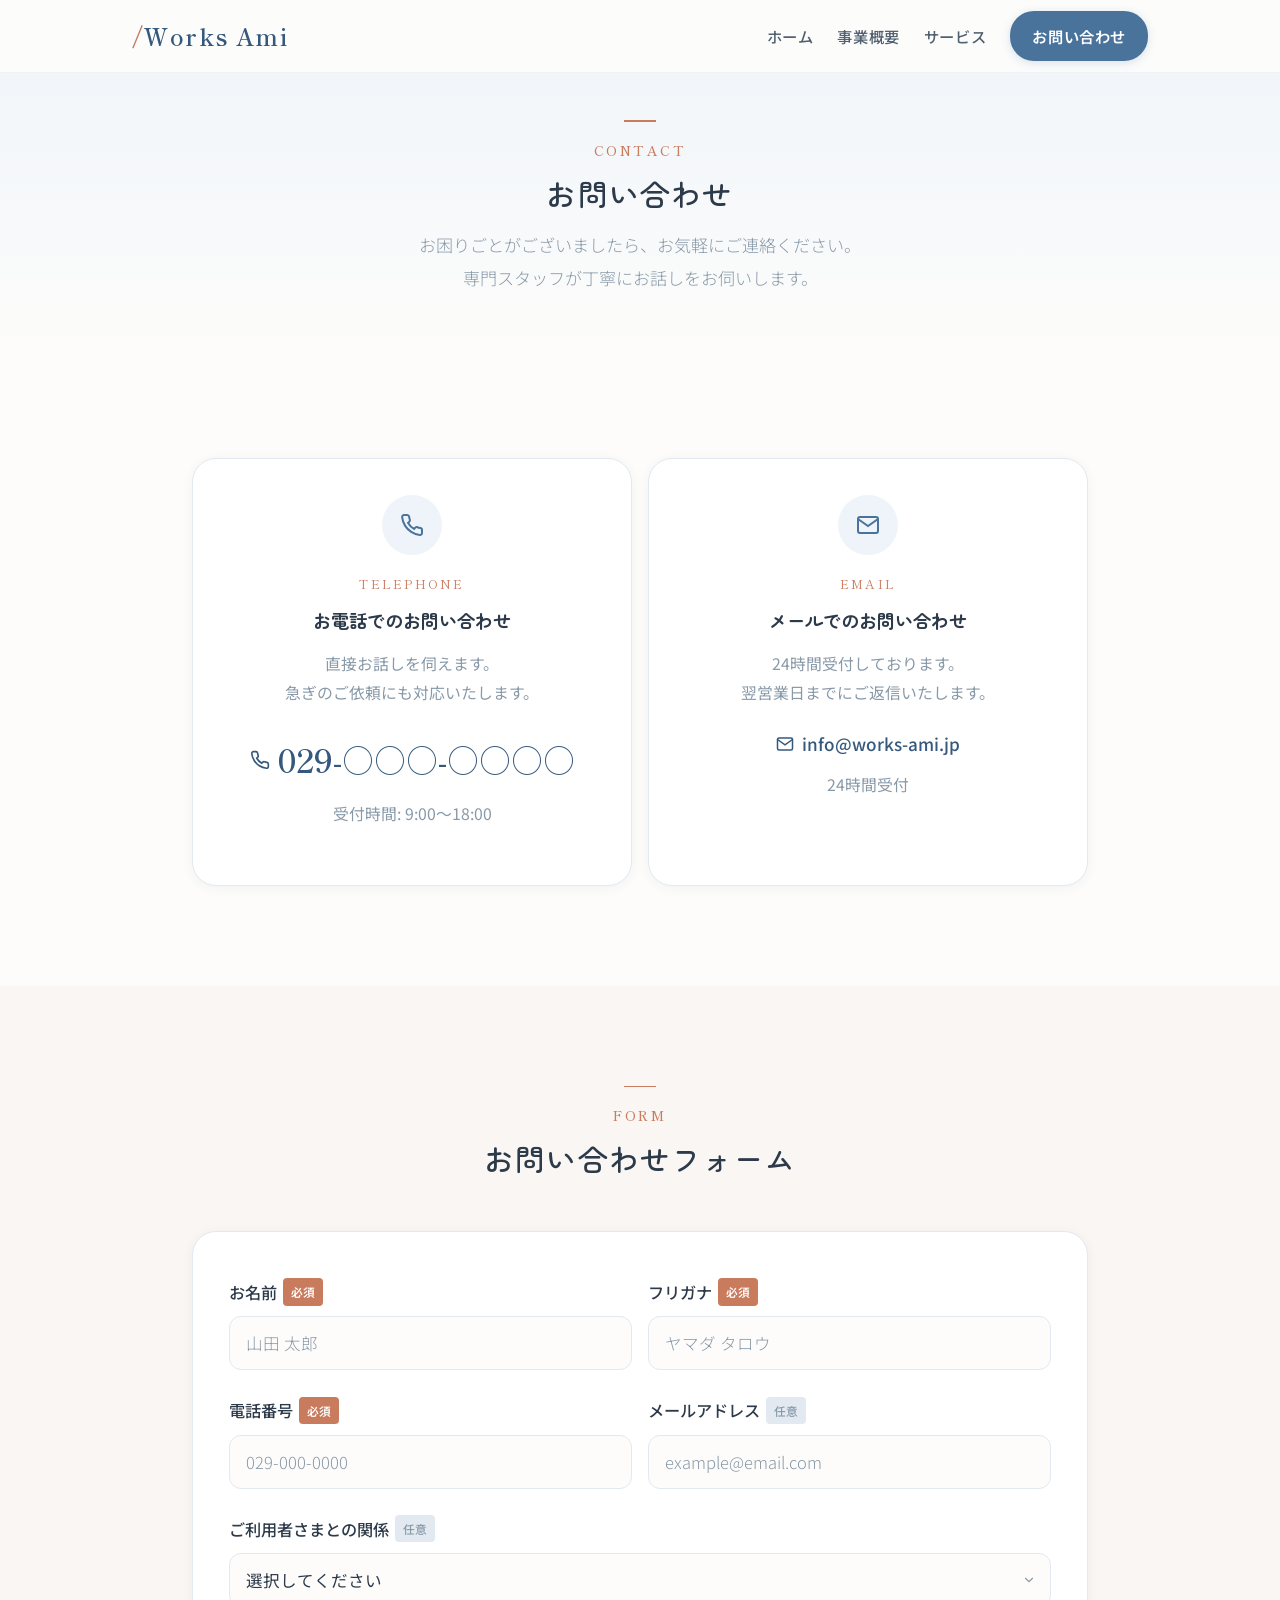
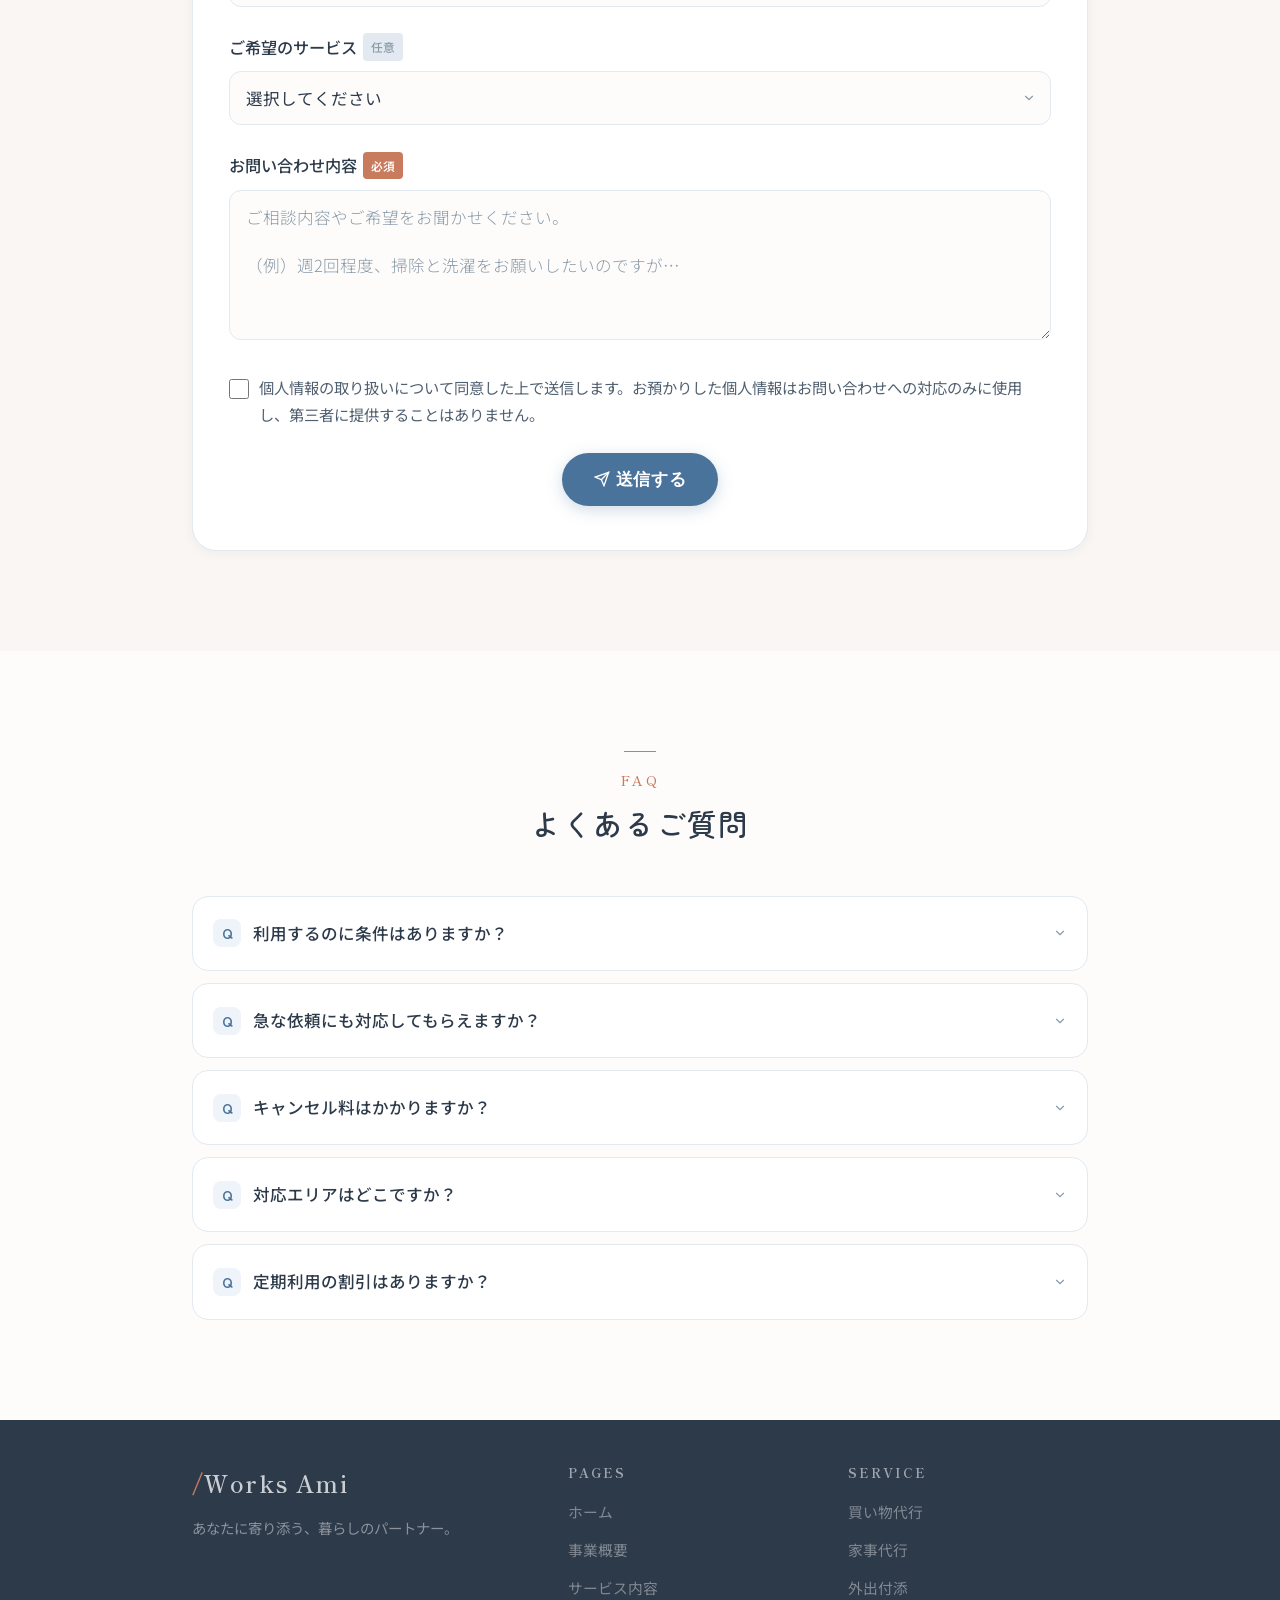
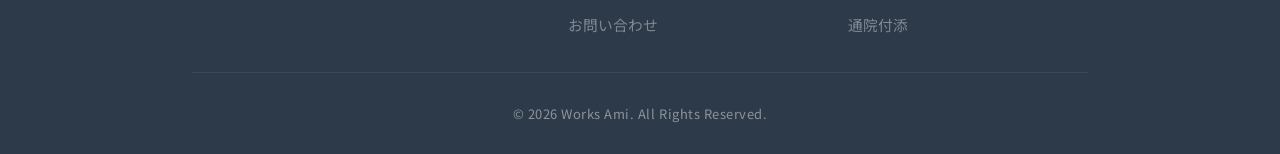
<file: contact.html>
<!DOCTYPE html><html lang="ja"><head><meta charset="UTF-8"><meta name="viewport" content="width=device-width, initial-scale=1.0"><title>お問い合わせ | Works Ami</title><link rel="stylesheet" href="style.css">
<style>
.contact-methods{background:var(--bg)}
.cm-grid{display:grid;gap:16px}
.cm-card{background:var(--white);border-radius:var(--radius-lg);padding:36px 24px;text-align:center;border:1px solid var(--border);box-shadow:var(--shadow-sm);transition:all var(--transition)}
.cm-card:hover{transform:translateY(-3px);box-shadow:var(--shadow-md);border-color:transparent}
.cm-icon{width:60px;height:60px;border-radius:50%;background:var(--blue-pale);display:flex;align-items:center;justify-content:center;margin:0 auto 16px;transition:background var(--transition)}
.cm-card:hover .cm-icon{background:var(--blue)}
.cm-card:hover .cm-icon svg{stroke:var(--white)}
.cm-icon svg{transition:stroke var(--transition)}
.cm-card-label{font-family:'Shippori Mincho',serif;font-size:.7rem;letter-spacing:.18em;text-transform:uppercase;color:var(--accent);margin-bottom:6px}
.cm-card h3{font-family:'Zen Maru Gothic',sans-serif;font-size:1rem;font-weight:600;margin-bottom:12px}
.cm-card p{font-size:.88rem;color:var(--text-light);line-height:1.8;margin-bottom:20px}
.phone-link{display:flex;align-items:center;justify-content:center;gap:8px;font-family:'Shippori Mincho',serif;font-size:1.6rem;font-weight:600;color:var(--blue-deep);transition:color .3s}
.phone-link:hover{color:var(--blue)}
.mail-link{display:inline-flex;align-items:center;gap:8px;font-size:.95rem;font-weight:500;color:var(--blue-deep);transition:color .3s}
.mail-link:hover{color:var(--blue)}
.cm-sub{font-size:.78rem;color:var(--text-light);margin-top:8px}

.form-section{background:var(--bg-warm)}
.form-card{background:var(--white);border-radius:var(--radius-lg);padding:36px 24px;box-shadow:var(--shadow-sm);border:1px solid var(--border)}
.form-group{margin-bottom:24px}
.form-group label{display:flex;align-items:center;gap:6px;font-size:.9rem;font-weight:500;margin-bottom:8px}
.form-req{font-size:.65rem;font-weight:600;background:var(--accent);color:var(--white);padding:2px 8px;border-radius:4px}
.form-opt{font-size:.65rem;font-weight:500;background:var(--border);color:var(--text-light);padding:2px 8px;border-radius:4px}
.form-input,.form-select,.form-textarea{width:100%;padding:14px 16px;border:1.5px solid var(--border);border-radius:12px;font-family:'Noto Sans JP',sans-serif;font-size:.92rem;color:var(--text);background:var(--bg);transition:all .3s;outline:none}
.form-input:focus,.form-select:focus,.form-textarea:focus{border-color:var(--blue);background:var(--white);box-shadow:0 0 0 4px rgba(74,115,156,.08)}
.form-input::placeholder,.form-textarea::placeholder{color:var(--text-light);font-weight:300}
.form-select{appearance:none;background-image:url("data:image/svg+xml,%3Csvg xmlns='http://www.w3.org/2000/svg' width='14' height='14' viewBox='0 0 24 24' fill='none' stroke='%238899a8' stroke-width='2' stroke-linecap='round'%3E%3Cpolyline points='6 9 12 15 18 9'/%3E%3C/svg%3E");background-repeat:no-repeat;background-position:right 14px center;padding-right:40px}
.form-textarea{min-height:150px;resize:vertical}
.form-row{display:grid;gap:16px}
.form-check{display:flex;align-items:flex-start;gap:10px;font-size:.85rem;color:var(--text-mid);line-height:1.8;margin-bottom:24px}
.form-check input{margin-top:5px;flex-shrink:0;width:20px;height:20px;accent-color:var(--blue)}
.form-submit{text-align:center}

.faq{background:var(--bg)}
.faq-list{display:flex;flex-direction:column;gap:12px}
.faq-item{background:var(--white);border-radius:var(--radius);border:1px solid var(--border);overflow:hidden}
.faq-q{padding:20px;display:flex;align-items:center;gap:12px;cursor:pointer;font-size:.92rem;font-weight:500;transition:background .3s;-webkit-tap-highlight-color:transparent}
.faq-q:hover{background:var(--blue-wash)}
.faq-q-badge{width:28px;height:28px;border-radius:8px;flex-shrink:0;background:var(--blue-pale);display:flex;align-items:center;justify-content:center;font-family:'Zen Maru Gothic',sans-serif;font-size:.78rem;font-weight:700;color:var(--blue)}
.faq-q-arrow{margin-left:auto;flex-shrink:0;transition:transform .3s}
.faq-item.open .faq-q-arrow{transform:rotate(180deg)}
.faq-a{max-height:0;overflow:hidden;transition:max-height .4s cubic-bezier(.25,.46,.45,.94)}
.faq-item.open .faq-a{max-height:300px}
.faq-a-inner{padding:0 20px 20px 60px;font-size:.88rem;color:var(--text-mid);line-height:2;text-align:left}

@media(min-width:600px){.cm-grid{grid-template-columns:1fr 1fr}.form-row{grid-template-columns:1fr 1fr}.form-card{padding:44px 36px}}
@media(min-width:900px){.phone-link{font-size:1.8rem}}
</style>
</head><body>
<header class="header" id="header"><div class="header-inner"><a href="index.html" class="logo"><em>/</em>Works Ami</a><nav class="nav-desktop"><a href="index.html">ホーム</a><a href="about.html">事業概要</a><a href="service.html">サービス</a><a href="contact.html" class="nav-cta active">お問い合わせ</a></nav><button class="hamburger" aria-label="メニュー"><span></span><span></span><span></span></button></div></header>
<div class="mobile-nav"><a href="index.html">ホーム</a><a href="about.html">事業概要</a><a href="service.html">サービス内容</a><a href="service-shopping.html">買い物代行</a><a href="service-housework.html">家事代行・家事手伝い</a><a href="service-outing.html">外出・余暇の付添</a><a href="service-hospital.html">通院付添・院内介助</a><a href="contact.html" class="active">お問い合わせ</a></div>

<section class="page-hero"><div class="container"><div class="section-line centered rv"></div><div class="section-label text-center rv">Contact</div><h1 class="section-heading centered rv">お問い合わせ</h1><p class="page-hero-desc rv">お困りごとがございましたら、お気軽にご連絡ください。<br>専門スタッフが丁寧にお話しをお伺いします。</p></div></section>

<section class="contact-methods"><div class="container"><div class="cm-grid">
  <div class="cm-card rv"><div class="cm-icon"><svg width="24" height="24" viewBox="0 0 24 24" fill="none" stroke="#4a739c" stroke-width="2" stroke-linecap="round"><path d="M22 16.92v3a2 2 0 01-2.18 2 19.79 19.79 0 01-8.63-3.07 19.5 19.5 0 01-6-6A19.79 19.79 0 012.12 4.18 2 2 0 014.11 2h3a2 2 0 012 1.72 12.84 12.84 0 00.7 2.81 2 2 0 01-.45 2.11L8.09 9.91a16 16 0 006 6l1.27-1.27a2 2 0 012.11-.45 12.84 12.84 0 002.81.7A2 2 0 0122 16.92z"/></svg></div><div class="cm-card-label">Telephone</div><h3>お電話でのお問い合わせ</h3><p>直接お話しを伺えます。<br>急ぎのご依頼にも対応いたします。</p><a href="tel:029-000-0000" class="phone-link"><svg width="20" height="20" viewBox="0 0 24 24" fill="none" stroke="currentColor" stroke-width="2" stroke-linecap="round"><path d="M22 16.92v3a2 2 0 01-2.18 2 19.79 19.79 0 01-8.63-3.07 19.5 19.5 0 01-6-6A19.79 19.79 0 012.12 4.18 2 2 0 014.11 2h3a2 2 0 012 1.72 12.84 12.84 0 00.7 2.81 2 2 0 01-.45 2.11L8.09 9.91a16 16 0 006 6l1.27-1.27a2 2 0 012.11-.45 12.84 12.84 0 002.81.7A2 2 0 0122 16.92z"/></svg><span data-cms="general.phone">029-○○○-○○○○</span></a><p class="cm-sub">受付時間: 9:00〜18:00</p></div>
  <div class="cm-card rv rv-d2"><div class="cm-icon"><svg width="24" height="24" viewBox="0 0 24 24" fill="none" stroke="#4a739c" stroke-width="2" stroke-linecap="round"><path d="M4 4h16c1.1 0 2 .9 2 2v12c0 1.1-.9 2-2 2H4c-1.1 0-2-.9-2-2V6c0-1.1.9-2 2-2z"/><polyline points="22,6 12,13 2,6"/></svg></div><div class="cm-card-label">Email</div><h3>メールでのお問い合わせ</h3><p>24時間受付しております。<br>翌営業日までにご返信いたします。</p><a href="mailto:info@works-ami.jp" class="mail-link"><svg width="18" height="18" viewBox="0 0 24 24" fill="none" stroke="currentColor" stroke-width="2" stroke-linecap="round"><path d="M4 4h16c1.1 0 2 .9 2 2v12c0 1.1-.9 2-2 2H4c-1.1 0-2-.9-2-2V6c0-1.1.9-2 2-2z"/><polyline points="22,6 12,13 2,6"/></svg>info@works-ami.jp</a><p class="cm-sub">24時間受付</p></div>
</div></div></section>

<section class="form-section"><div class="container text-center"><div class="section-line centered rv"></div><div class="section-label text-center rv">Form</div><h2 class="section-heading centered rv">お問い合わせフォーム</h2>
  <div class="form-card rv" style="text-align:left">
    <div class="form-row"><div class="form-group"><label>お名前 <span class="form-req">必須</span></label><input type="text" class="form-input" placeholder="山田 太郎"></div><div class="form-group"><label>フリガナ <span class="form-req">必須</span></label><input type="text" class="form-input" placeholder="ヤマダ タロウ"></div></div>
    <div class="form-row"><div class="form-group"><label>電話番号 <span class="form-req">必須</span></label><input type="tel" class="form-input" placeholder="029-000-0000"></div><div class="form-group"><label>メールアドレス <span class="form-opt">任意</span></label><input type="email" class="form-input" placeholder="example@email.com"></div></div>
    <div class="form-group"><label>ご利用者さまとの関係 <span class="form-opt">任意</span></label><select class="form-select"><option value="" disabled selected>選択してください</option><option>ご本人</option><option>ご家族</option><option>ケアマネージャー</option><option>その他</option></select></div>
    <div class="form-group"><label>ご希望のサービス <span class="form-opt">任意</span></label><select class="form-select"><option value="" disabled selected>選択してください</option><option>買い物代行</option><option>家事代行・家事手伝い</option><option>外出・余暇の付添</option><option>通院付添・院内介助</option><option>まだ決まっていない</option></select></div>
    <div class="form-group"><label>お問い合わせ内容 <span class="form-req">必須</span></label><textarea class="form-textarea" placeholder="ご相談内容やご希望をお聞かせください。&#10;&#10;（例）週2回程度、掃除と洗濯をお願いしたいのですが…"></textarea></div>
    <div class="form-check"><input type="checkbox" id="privacy"><label for="privacy">個人情報の取り扱いについて同意した上で送信します。お預かりした個人情報はお問い合わせへの対応のみに使用し、第三者に提供することはありません。</label></div>
    <div class="form-submit"><button type="button" class="btn btn-primary" onclick="alert('※デモページのため送信機能は実装されていません。')"><svg width="16" height="16" viewBox="0 0 24 24" fill="none" stroke="currentColor" stroke-width="2" stroke-linecap="round"><line x1="22" y1="2" x2="11" y2="13"/><polygon points="22 2 15 22 11 13 2 9 22 2"/></svg>送信する</button></div>
  </div>
</div></section>

<section class="faq"><div class="container"><div class="section-line centered rv"></div><div class="section-label text-center rv">FAQ</div><h2 class="section-heading centered rv">よくあるご質問</h2><div class="faq-list">
  <div class="faq-item rv"><div class="faq-q"><span class="faq-q-badge">Q</span><span><span data-cms="faq.q1">利用するのに条件はありますか？</span></span><svg class="faq-q-arrow" width="14" height="14" viewBox="0 0 24 24" fill="none" stroke="#8899a8" stroke-width="2" stroke-linecap="round"><polyline points="6 9 12 15 18 9"/></svg></div><div class="faq-a"><div class="faq-a-inner"><span data-cms="faq.a1">特別な条件はございません。年齢や介護認定の有無に関わらず、どなたでもご利用いただけます。自費サービスですので、介護保険の申請も不要です。</span></div></div></div>
  <div class="faq-item rv"><div class="faq-q"><span class="faq-q-badge">Q</span><span><span data-cms="faq.q2">急な依頼にも対応してもらえますか？</span></span><svg class="faq-q-arrow" width="14" height="14" viewBox="0 0 24 24" fill="none" stroke="#8899a8" stroke-width="2" stroke-linecap="round"><polyline points="6 9 12 15 18 9"/></svg></div><div class="faq-a"><div class="faq-a-inner"><span data-cms="faq.a2">はい、スタッフの空き状況によりますが、できる限り対応いたします。お急ぎの場合はお電話でご連絡ください。</span></div></div></div>
  <div class="faq-item rv"><div class="faq-q"><span class="faq-q-badge">Q</span><span><span data-cms="faq.q3">キャンセル料はかかりますか？</span></span><svg class="faq-q-arrow" width="14" height="14" viewBox="0 0 24 24" fill="none" stroke="#8899a8" stroke-width="2" stroke-linecap="round"><polyline points="6 9 12 15 18 9"/></svg></div><div class="faq-a"><div class="faq-a-inner"><span data-cms="faq.a3">前日までのキャンセルは無料です。当日キャンセルの場合は、サービス料金の50%をいただく場合がございます。体調不良等やむを得ない場合はご相談ください。</span></div></div></div>
  <div class="faq-item rv"><div class="faq-q"><span class="faq-q-badge">Q</span><span><span data-cms="faq.q4">対応エリアはどこですか？</span></span><svg class="faq-q-arrow" width="14" height="14" viewBox="0 0 24 24" fill="none" stroke="#8899a8" stroke-width="2" stroke-linecap="round"><polyline points="6 9 12 15 18 9"/></svg></div><div class="faq-a"><div class="faq-a-inner"><span data-cms="faq.a4">茨城県内を中心に対応しております。エリア外の方もまずはお気軽にご相談ください。可能な限り対応させていただきます。</span></div></div></div>
  <div class="faq-item rv"><div class="faq-q"><span class="faq-q-badge">Q</span><span><span data-cms="faq.q5">定期利用の割引はありますか？</span></span><svg class="faq-q-arrow" width="14" height="14" viewBox="0 0 24 24" fill="none" stroke="#8899a8" stroke-width="2" stroke-linecap="round"><polyline points="6 9 12 15 18 9"/></svg></div><div class="faq-a"><div class="faq-a-inner"><span data-cms="faq.a5">週1回以上の定期ご利用の方には、割引プランをご用意しております。詳しくはお問い合わせ時にお気軽にお尋ねください。</span></div></div></div>
</div></div></section>

<footer class="footer"><div class="container"><div class="footer-grid"><div class="footer-brand"><div class="logo"><em>/</em>Works Ami</div><p>あなたに寄り添う、暮らしのパートナー。</p></div><div class="footer-links"><h4>Pages</h4><a href="index.html">ホーム</a><a href="about.html">事業概要</a><a href="service.html">サービス内容</a><a href="contact.html">お問い合わせ</a></div><div class="footer-links"><h4>Service</h4><a href="service-shopping.html">買い物代行</a><a href="service-housework.html">家事代行</a><a href="service-outing.html">外出付添</a><a href="service-hospital.html">通院付添</a></div></div><p class="footer-copy">&copy; 2026 Works Ami. All Rights Reserved.</p></div></footer>
<script src="main.js"></script>
<script src="cms-loader.js"></script></body></html>
</file>
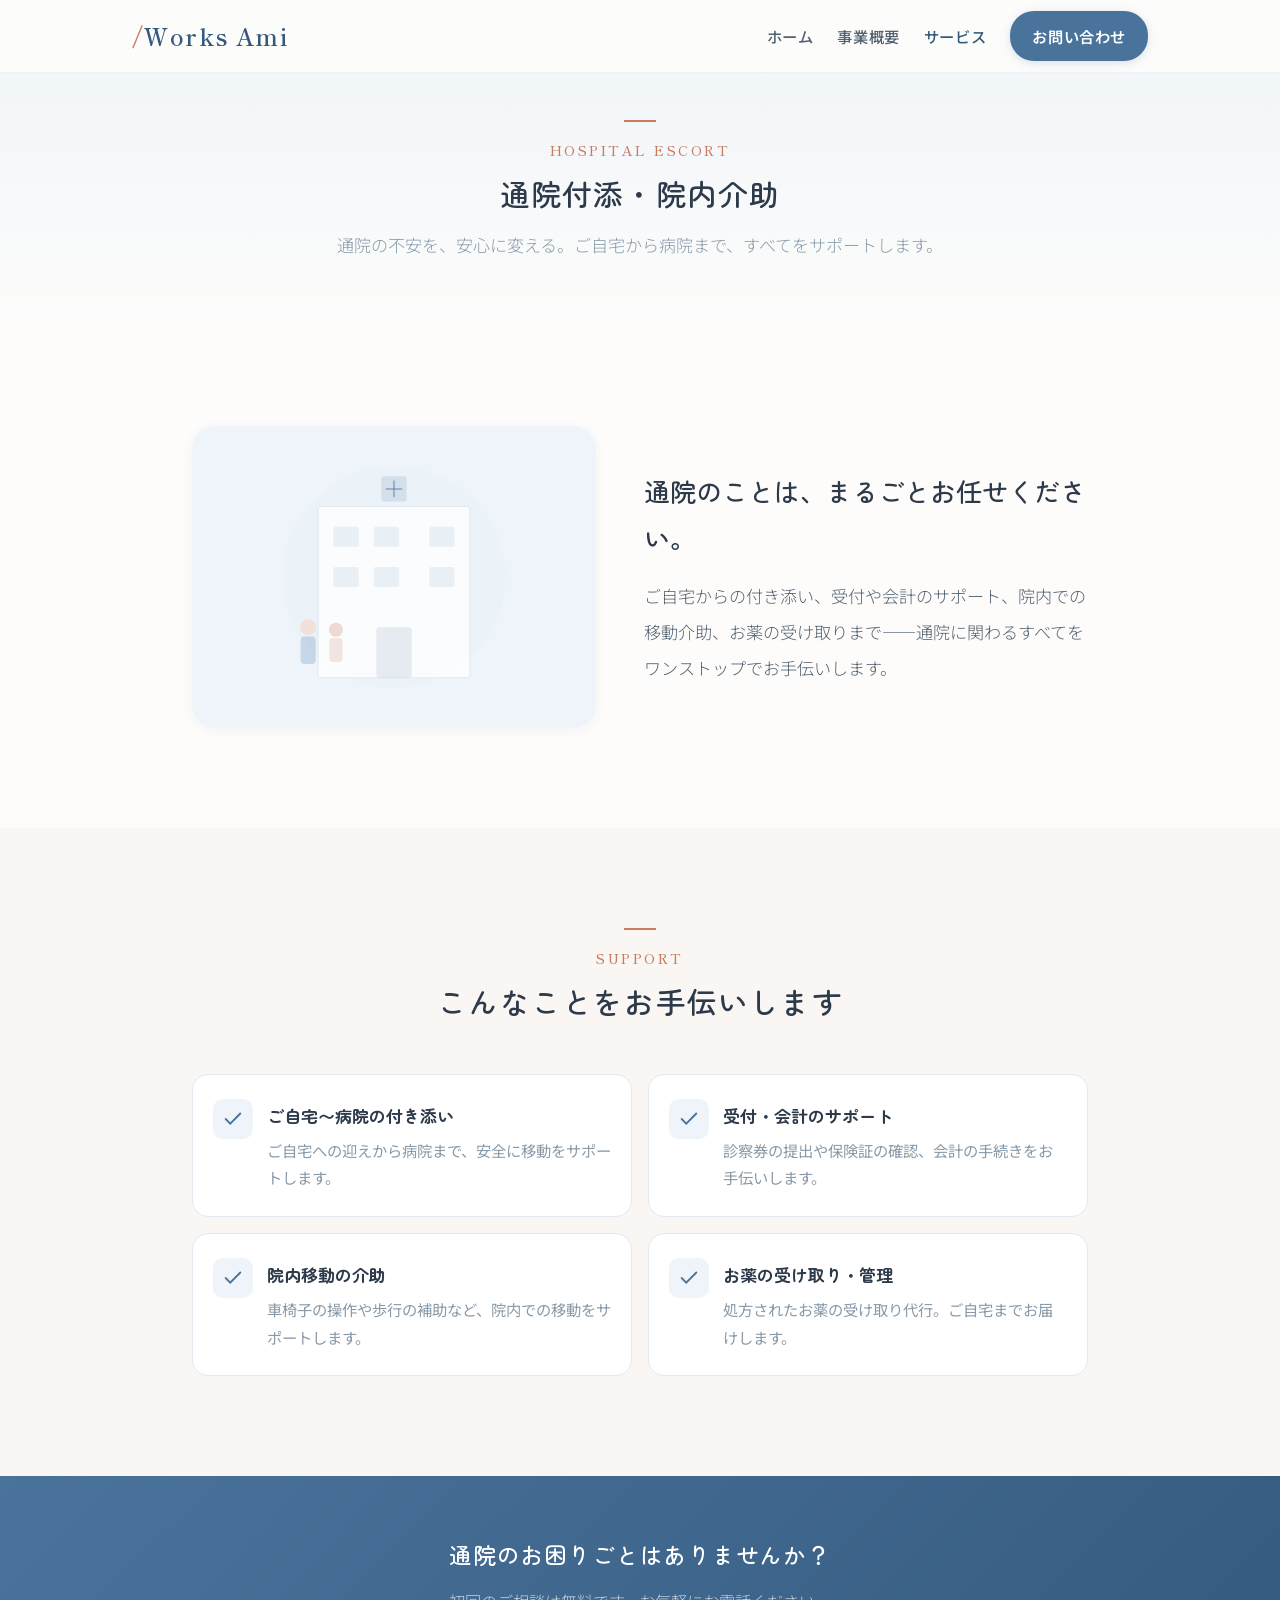
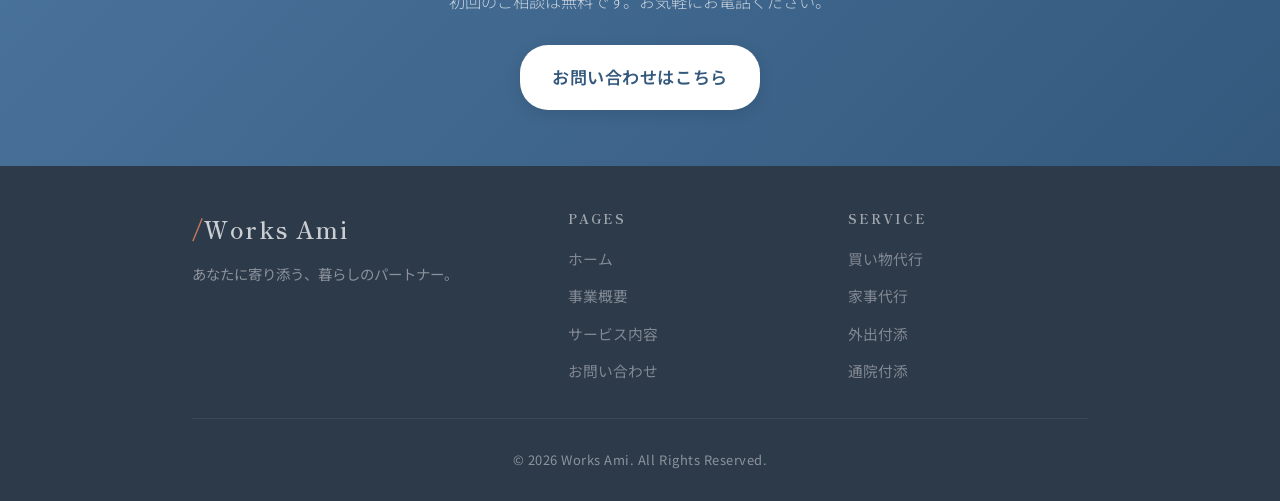
<file: service-hospital.html>
<!DOCTYPE html><html lang="ja"><head><meta charset="UTF-8"><meta name="viewport" content="width=device-width, initial-scale=1.0"><title>通院付添・院内介助 | Works Ami</title><link rel="stylesheet" href="style.css"><link rel="stylesheet" href="service-detail.css"></head><body>
<header class="header" id="header"><div class="header-inner"><a href="index.html" class="logo"><em>/</em>Works Ami</a><nav class="nav-desktop"><a href="index.html">ホーム</a><a href="about.html">事業概要</a><a href="service.html" class="active">サービス</a><a href="contact.html" class="nav-cta">お問い合わせ</a></nav><button class="hamburger" aria-label="メニュー"><span></span><span></span><span></span></button></div></header>
<div class="mobile-nav"><a href="index.html">ホーム</a><a href="about.html">事業概要</a><a href="service.html">サービス内容</a><a href="service-shopping.html">買い物代行</a><a href="service-housework.html">家事代行・家事手伝い</a><a href="service-outing.html">外出・余暇の付添</a><a href="service-hospital.html" class="active">通院付添・院内介助</a><a href="contact.html">お問い合わせ</a></div>
<section class="page-hero"><div class="container"><div class="section-line centered rv"></div><div class="section-label text-center rv">Hospital Escort</div><h1 class="section-heading centered rv">通院付添・院内介助</h1><p class="page-hero-desc rv" data-cms="service_hospital.catchcopy">通院の不安を、安心に変える。<br>ご自宅から病院まで、すべてをサポートします。</p></div></section>
<section class="sd-intro"><div class="container"><div class="sd-layout"><div class="sd-img rv"><img src="img/hospital.svg" alt="通院付添"></div><div><h2 class="sd-catch rv" data-cms="service_hospital.heading">通院のことは、<br>まるごとお任せください。</h2><p class="sd-lead rv" data-cms="service_hospital.body">ご自宅からの付き添い、受付や会計のサポート、院内での移動介助、お薬の受け取りまで——通院に関わるすべてをワンストップでお手伝いします。定期通院から急な受診まで、ご家族に代わってしっかりサポートいたします。</p></div></div></div></section>
<section class="sd-features"><div class="container text-center"><div class="section-line centered rv"></div><div class="section-label text-center rv">Support</div><h2 class="section-heading centered rv">こんなことをお手伝いします</h2><div class="feat-grid">
  <div class="feat-card rv rv-d1"><div class="feat-icon"><svg width="22" height="22" viewBox="0 0 24 24" fill="none" stroke="#4a739c" stroke-width="2" stroke-linecap="round"><polyline points="20 6 9 17 4 12"/></svg></div><div><h4>ご自宅〜病院の付き添い</h4><p>ご自宅への迎えから病院まで、安全に移動をサポートします。</p></div></div>
  <div class="feat-card rv rv-d2"><div class="feat-icon"><svg width="22" height="22" viewBox="0 0 24 24" fill="none" stroke="#4a739c" stroke-width="2" stroke-linecap="round"><polyline points="20 6 9 17 4 12"/></svg></div><div><h4>受付・会計のサポート</h4><p>診察券の提出や保険証の確認、会計の手続きをお手伝いします。</p></div></div>
  <div class="feat-card rv rv-d3"><div class="feat-icon"><svg width="22" height="22" viewBox="0 0 24 24" fill="none" stroke="#4a739c" stroke-width="2" stroke-linecap="round"><polyline points="20 6 9 17 4 12"/></svg></div><div><h4>院内移動の介助</h4><p>車椅子の操作や歩行の補助など、院内での移動をサポートします。</p></div></div>
  <div class="feat-card rv rv-d4"><div class="feat-icon"><svg width="22" height="22" viewBox="0 0 24 24" fill="none" stroke="#4a739c" stroke-width="2" stroke-linecap="round"><polyline points="20 6 9 17 4 12"/></svg></div><div><h4>お薬の受け取り・管理</h4><p>処方されたお薬の受け取り代行。ご自宅までお届けします。</p></div></div>
</div></div></section>

<div class="cta-band"><h2 class="rv" data-cms="service_hospital.cta_heading">通院のお困りごとはありませんか？</h2><p class="rv" data-cms="service_hospital.cta_text">初回のご相談は無料です。お気軽にお電話ください。</p><a href="contact.html" class="btn btn-white rv">お問い合わせはこちら</a></div>
<footer class="footer"><div class="container"><div class="footer-grid"><div class="footer-brand"><div class="logo"><em>/</em>Works Ami</div><p>あなたに寄り添う、暮らしのパートナー。</p></div><div class="footer-links"><h4>Pages</h4><a href="index.html">ホーム</a><a href="about.html">事業概要</a><a href="service.html">サービス内容</a><a href="contact.html">お問い合わせ</a></div><div class="footer-links"><h4>Service</h4><a href="service-shopping.html">買い物代行</a><a href="service-housework.html">家事代行</a><a href="service-outing.html">外出付添</a><a href="service-hospital.html">通院付添</a></div></div><p class="footer-copy">&copy; 2026 Works Ami. All Rights Reserved.</p></div></footer>
<script src="main.js"></script>
<script src="cms-loader.js"></script></body></html>
</file>
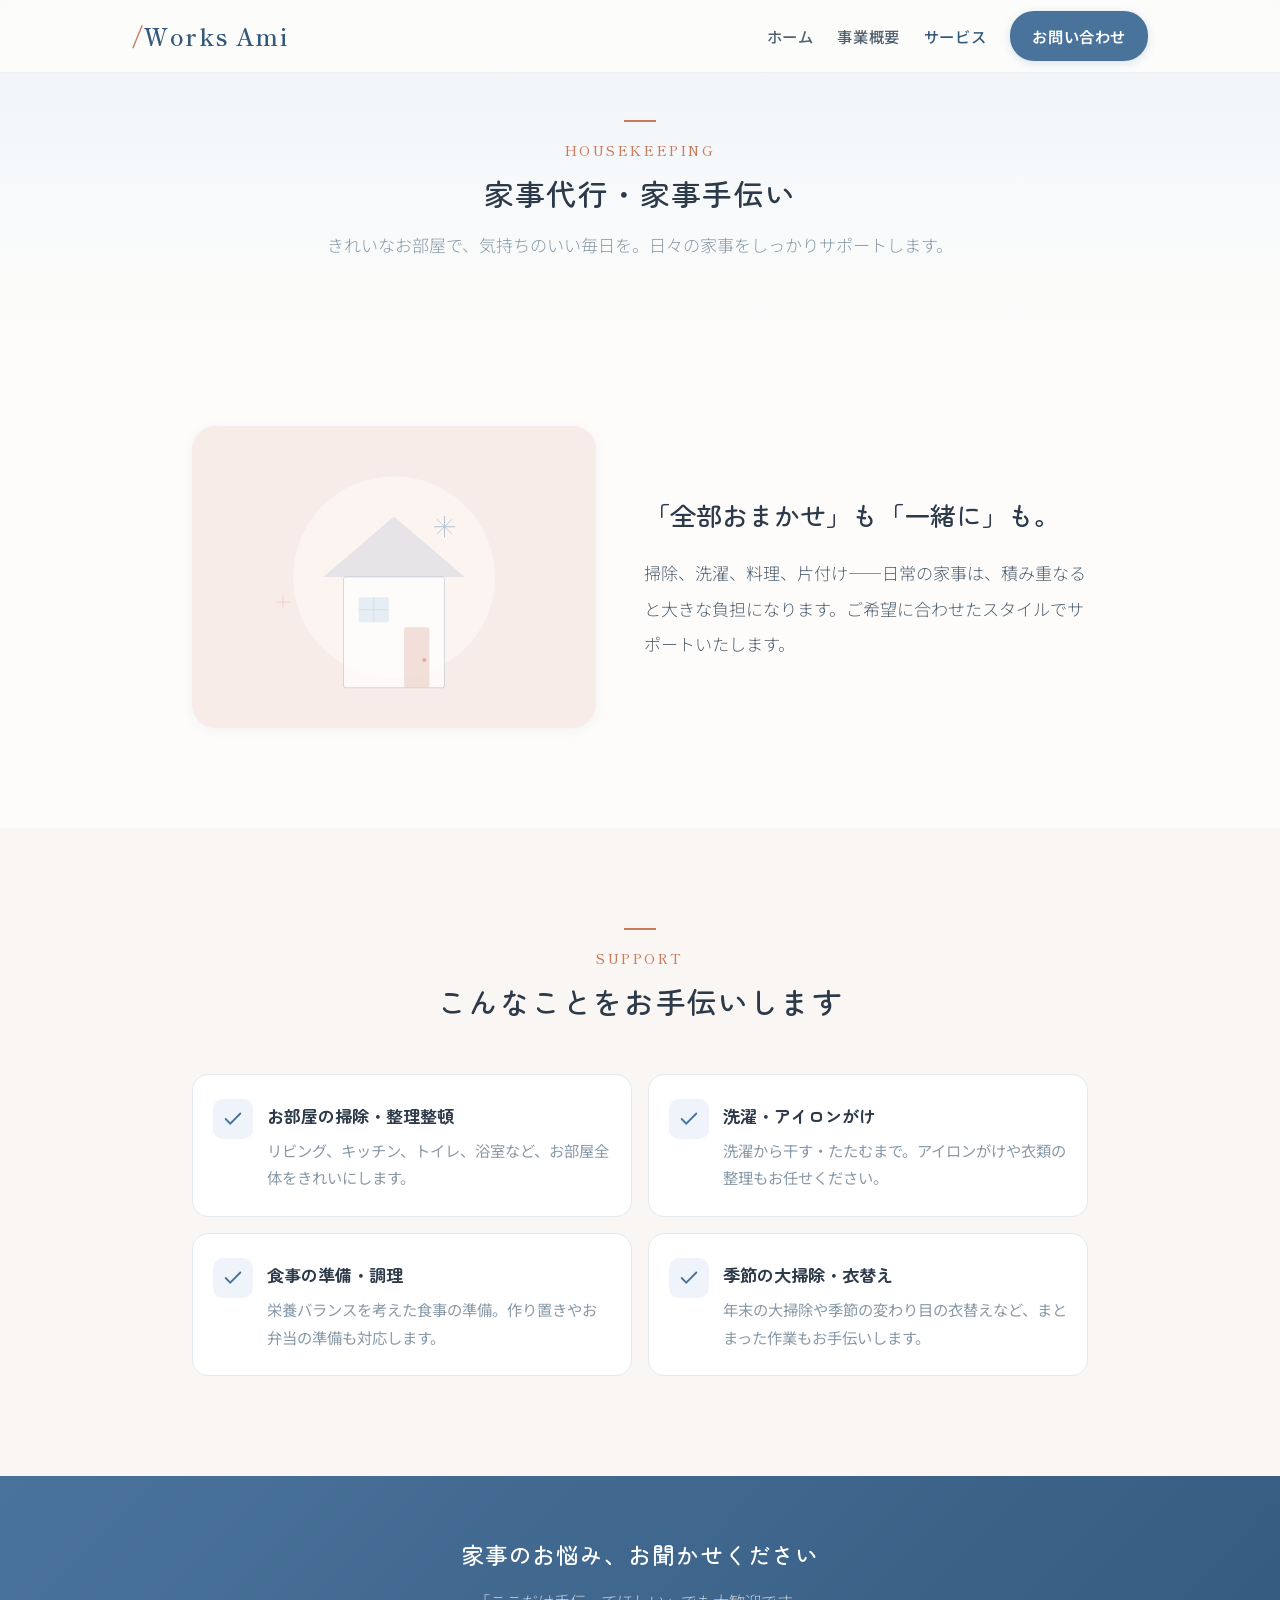
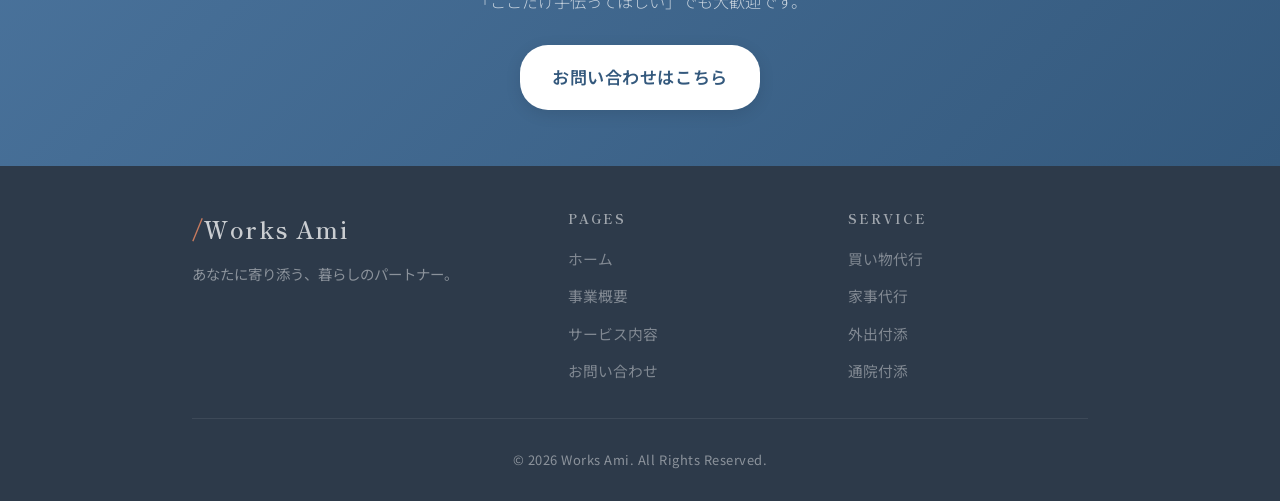
<file: service-housework.html>
<!DOCTYPE html><html lang="ja"><head><meta charset="UTF-8"><meta name="viewport" content="width=device-width, initial-scale=1.0"><title>家事代行・家事手伝い | Works Ami</title><link rel="stylesheet" href="style.css"><link rel="stylesheet" href="service-detail.css"></head><body>
<header class="header" id="header"><div class="header-inner"><a href="index.html" class="logo"><em>/</em>Works Ami</a><nav class="nav-desktop"><a href="index.html">ホーム</a><a href="about.html">事業概要</a><a href="service.html" class="active">サービス</a><a href="contact.html" class="nav-cta">お問い合わせ</a></nav><button class="hamburger" aria-label="メニュー"><span></span><span></span><span></span></button></div></header>
<div class="mobile-nav"><a href="index.html">ホーム</a><a href="about.html">事業概要</a><a href="service.html">サービス内容</a><a href="service-shopping.html">買い物代行</a><a href="service-housework.html" class="active">家事代行・家事手伝い</a><a href="service-outing.html">外出・余暇の付添</a><a href="service-hospital.html">通院付添・院内介助</a><a href="contact.html">お問い合わせ</a></div>
<section class="page-hero"><div class="container"><div class="section-line centered rv"></div><div class="section-label text-center rv">Housekeeping</div><h1 class="section-heading centered rv">家事代行・家事手伝い</h1><p class="page-hero-desc rv" data-cms="service_housework.catchcopy">きれいなお部屋で、気持ちのいい毎日を。<br>日々の家事をしっかりサポートします。</p></div></section>
<section class="sd-intro"><div class="container"><div class="sd-layout"><div class="sd-img rv"><img src="img/housework.svg" alt="家事代行"></div><div><h2 class="sd-catch rv" data-cms="service_housework.heading">「全部おまかせ」も<br>「一緒に」も。</h2><p class="sd-lead rv" data-cms="service_housework.body">掃除、洗濯、料理、片付け——日常の家事は、積み重なると大きな負担になります。Works Amiでは「全部お任せしたい」方にも「少し手伝ってほしい」方にも、ご希望に合わせたスタイルでサポートいたします。お一人暮らしの方、体調を崩されている方、産前産後の方にもご利用いただいています。</p></div></div></div></section>
<section class="sd-features"><div class="container text-center"><div class="section-line centered rv"></div><div class="section-label text-center rv">Support</div><h2 class="section-heading centered rv">こんなことをお手伝いします</h2><div class="feat-grid">
  <div class="feat-card rv rv-d1"><div class="feat-icon"><svg width="22" height="22" viewBox="0 0 24 24" fill="none" stroke="#4a739c" stroke-width="2" stroke-linecap="round"><polyline points="20 6 9 17 4 12"/></svg></div><div><h4>お部屋の掃除・整理整頓</h4><p>リビング、キッチン、トイレ、浴室など、お部屋全体をきれいにします。</p></div></div>
  <div class="feat-card rv rv-d2"><div class="feat-icon"><svg width="22" height="22" viewBox="0 0 24 24" fill="none" stroke="#4a739c" stroke-width="2" stroke-linecap="round"><polyline points="20 6 9 17 4 12"/></svg></div><div><h4>洗濯・アイロンがけ</h4><p>洗濯から干す・たたむまで。アイロンがけや衣類の整理もお任せください。</p></div></div>
  <div class="feat-card rv rv-d3"><div class="feat-icon"><svg width="22" height="22" viewBox="0 0 24 24" fill="none" stroke="#4a739c" stroke-width="2" stroke-linecap="round"><polyline points="20 6 9 17 4 12"/></svg></div><div><h4>食事の準備・調理</h4><p>栄養バランスを考えた食事の準備。作り置きやお弁当の準備も対応します。</p></div></div>
  <div class="feat-card rv rv-d4"><div class="feat-icon"><svg width="22" height="22" viewBox="0 0 24 24" fill="none" stroke="#4a739c" stroke-width="2" stroke-linecap="round"><polyline points="20 6 9 17 4 12"/></svg></div><div><h4>季節の大掃除・衣替え</h4><p>年末の大掃除や季節の変わり目の衣替えなど、まとまった作業もお手伝いします。</p></div></div>
</div></div></section>

<div class="cta-band"><h2 class="rv" data-cms="service_housework.cta_heading">家事のお悩み、お聞かせください</h2><p class="rv" data-cms="service_housework.cta_text">「ここだけ手伝ってほしい」でも大歓迎です。</p><a href="contact.html" class="btn btn-white rv">お問い合わせはこちら</a></div>
<footer class="footer"><div class="container"><div class="footer-grid"><div class="footer-brand"><div class="logo"><em>/</em>Works Ami</div><p>あなたに寄り添う、暮らしのパートナー。</p></div><div class="footer-links"><h4>Pages</h4><a href="index.html">ホーム</a><a href="about.html">事業概要</a><a href="service.html">サービス内容</a><a href="contact.html">お問い合わせ</a></div><div class="footer-links"><h4>Service</h4><a href="service-shopping.html">買い物代行</a><a href="service-housework.html">家事代行</a><a href="service-outing.html">外出付添</a><a href="service-hospital.html">通院付添</a></div></div><p class="footer-copy">&copy; 2026 Works Ami. All Rights Reserved.</p></div></footer>
<script src="main.js"></script>
<script src="cms-loader.js"></script></body></html>
</file>
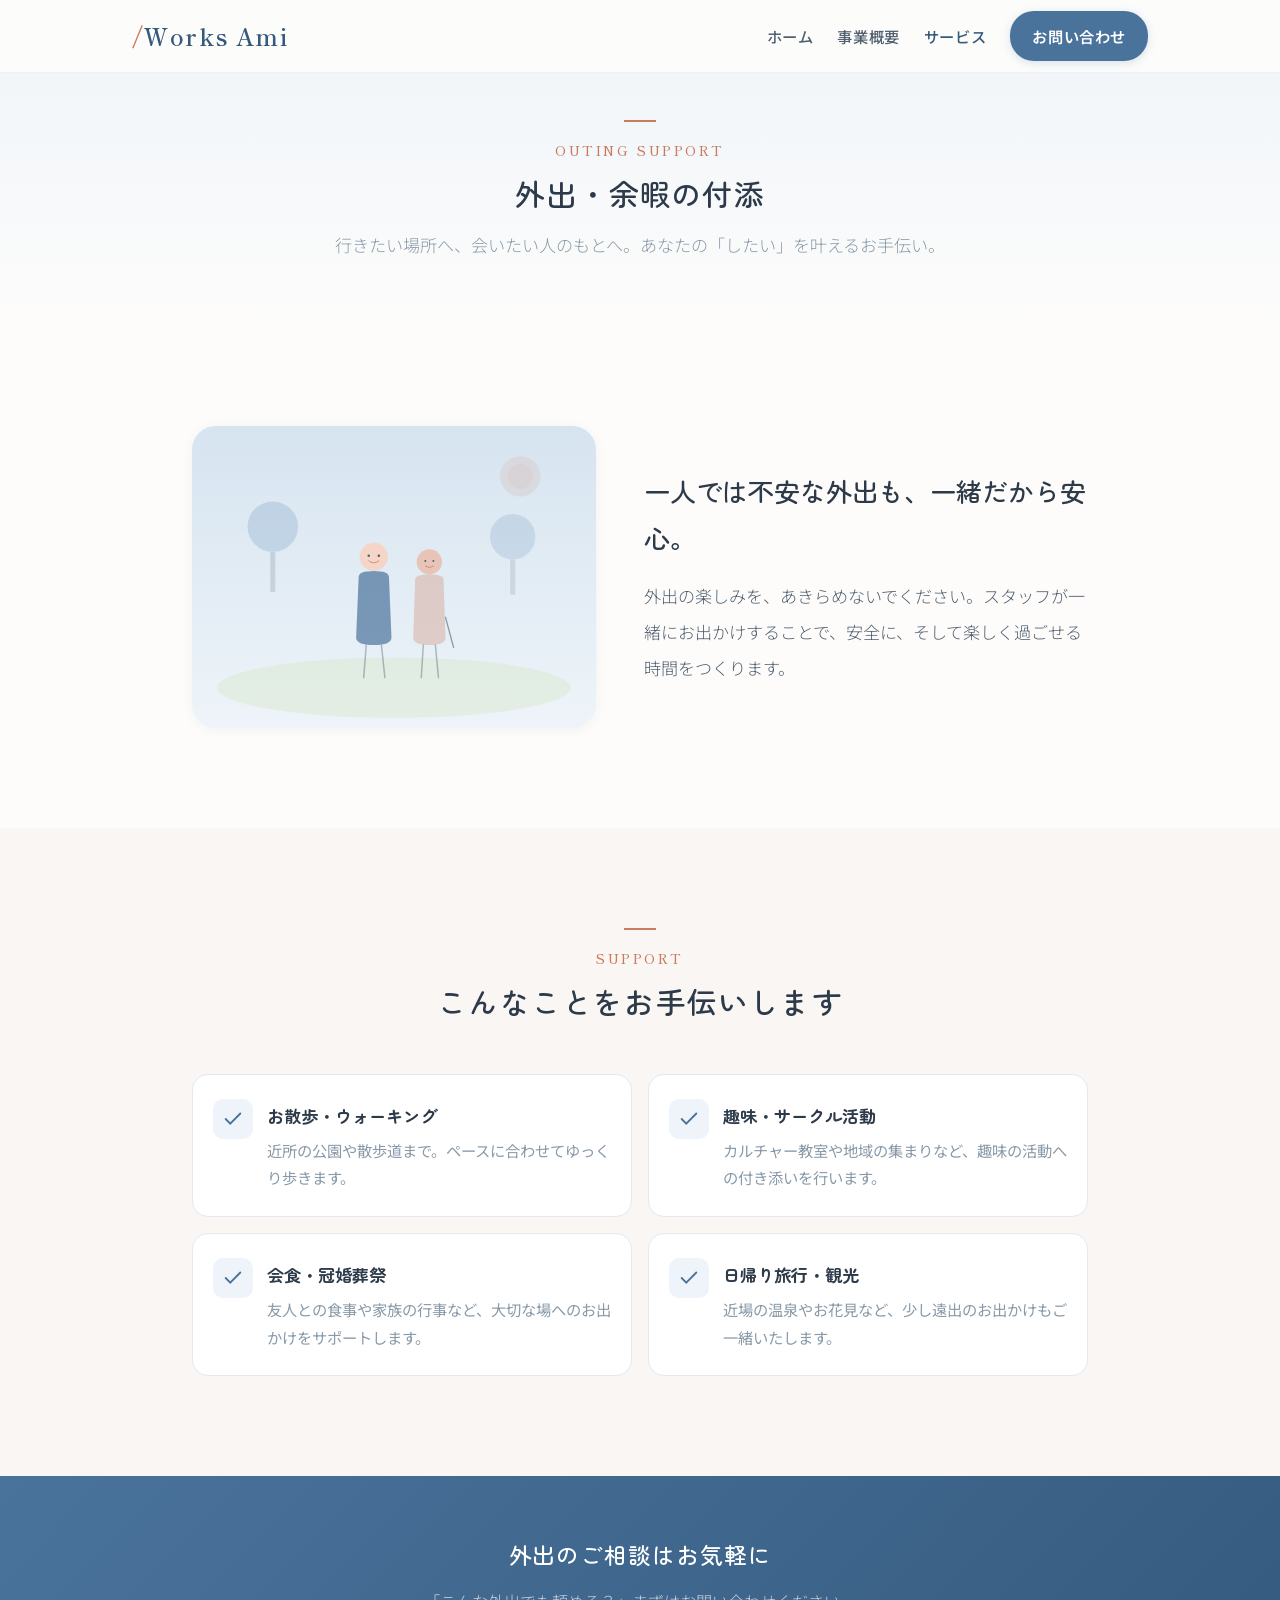
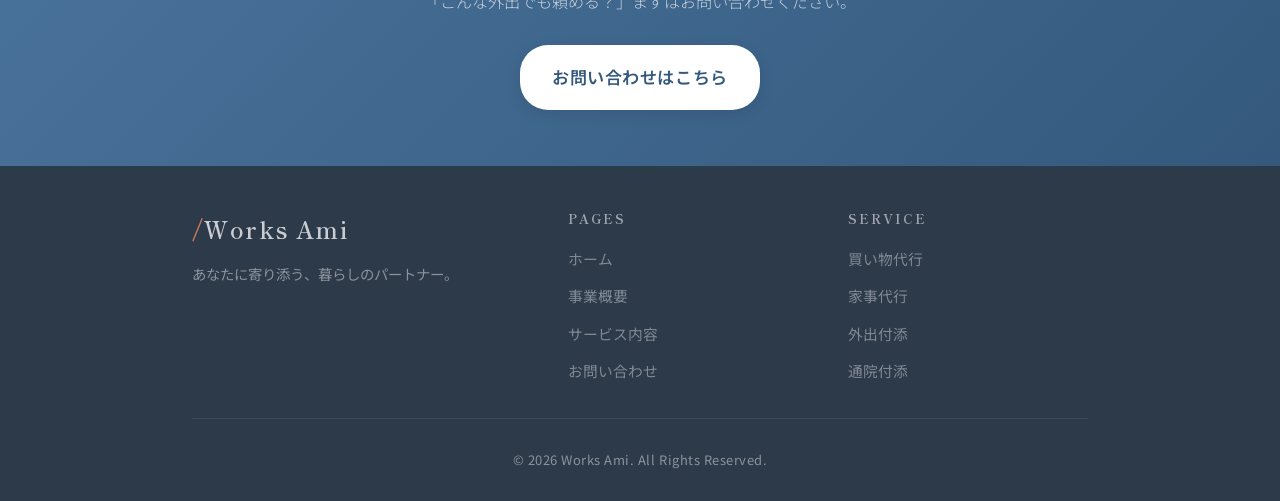
<file: service-outing.html>
<!DOCTYPE html><html lang="ja"><head><meta charset="UTF-8"><meta name="viewport" content="width=device-width, initial-scale=1.0"><title>外出・余暇の付添 | Works Ami</title><link rel="stylesheet" href="style.css"><link rel="stylesheet" href="service-detail.css"></head><body>
<header class="header" id="header"><div class="header-inner"><a href="index.html" class="logo"><em>/</em>Works Ami</a><nav class="nav-desktop"><a href="index.html">ホーム</a><a href="about.html">事業概要</a><a href="service.html" class="active">サービス</a><a href="contact.html" class="nav-cta">お問い合わせ</a></nav><button class="hamburger" aria-label="メニュー"><span></span><span></span><span></span></button></div></header>
<div class="mobile-nav"><a href="index.html">ホーム</a><a href="about.html">事業概要</a><a href="service.html">サービス内容</a><a href="service-shopping.html">買い物代行</a><a href="service-housework.html">家事代行・家事手伝い</a><a href="service-outing.html" class="active">外出・余暇の付添</a><a href="service-hospital.html">通院付添・院内介助</a><a href="contact.html">お問い合わせ</a></div>
<section class="page-hero"><div class="container"><div class="section-line centered rv"></div><div class="section-label text-center rv">Outing Support</div><h1 class="section-heading centered rv">外出・余暇の付添</h1><p class="page-hero-desc rv" data-cms="service_outing.catchcopy">行きたい場所へ、会いたい人のもとへ。<br>あなたの「したい」を叶えるお手伝い。</p></div></section>
<section class="sd-intro"><div class="container"><div class="sd-layout"><div class="sd-img rv"><img src="img/outing.svg" alt="外出付添"></div><div><h2 class="sd-catch rv" data-cms="service_outing.heading">一人では不安な外出も、<br>一緒だから安心。</h2><p class="sd-lead rv" data-cms="service_outing.body">「お散歩に行きたいけど一人は不安」「友人との食事に付き添ってほしい」——外出の楽しみを、あきらめないでください。Works Amiのスタッフが一緒にお出かけすることで、安全に、そして楽しく過ごせる時間をつくります。</p></div></div></div></section>
<section class="sd-features"><div class="container text-center"><div class="section-line centered rv"></div><div class="section-label text-center rv">Support</div><h2 class="section-heading centered rv">こんなことをお手伝いします</h2><div class="feat-grid">
  <div class="feat-card rv rv-d1"><div class="feat-icon"><svg width="22" height="22" viewBox="0 0 24 24" fill="none" stroke="#4a739c" stroke-width="2" stroke-linecap="round"><polyline points="20 6 9 17 4 12"/></svg></div><div><h4>お散歩・ウォーキング</h4><p>近所の公園や散歩道まで。ペースに合わせてゆっくり歩きます。</p></div></div>
  <div class="feat-card rv rv-d2"><div class="feat-icon"><svg width="22" height="22" viewBox="0 0 24 24" fill="none" stroke="#4a739c" stroke-width="2" stroke-linecap="round"><polyline points="20 6 9 17 4 12"/></svg></div><div><h4>趣味・サークル活動</h4><p>カルチャー教室や地域の集まりなど、趣味の活動への付き添いを行います。</p></div></div>
  <div class="feat-card rv rv-d3"><div class="feat-icon"><svg width="22" height="22" viewBox="0 0 24 24" fill="none" stroke="#4a739c" stroke-width="2" stroke-linecap="round"><polyline points="20 6 9 17 4 12"/></svg></div><div><h4>会食・冠婚葬祭</h4><p>友人との食事や家族の行事など、大切な場へのお出かけをサポートします。</p></div></div>
  <div class="feat-card rv rv-d4"><div class="feat-icon"><svg width="22" height="22" viewBox="0 0 24 24" fill="none" stroke="#4a739c" stroke-width="2" stroke-linecap="round"><polyline points="20 6 9 17 4 12"/></svg></div><div><h4>日帰り旅行・観光</h4><p>近場の温泉やお花見など、少し遠出のお出かけもご一緒いたします。</p></div></div>
</div></div></section>

<div class="cta-band"><h2 class="rv" data-cms="service_outing.cta_heading">外出のご相談はお気軽に</h2><p class="rv" data-cms="service_outing.cta_text">「こんな外出でも頼める？」まずはお問い合わせください。</p><a href="contact.html" class="btn btn-white rv">お問い合わせはこちら</a></div>
<footer class="footer"><div class="container"><div class="footer-grid"><div class="footer-brand"><div class="logo"><em>/</em>Works Ami</div><p>あなたに寄り添う、暮らしのパートナー。</p></div><div class="footer-links"><h4>Pages</h4><a href="index.html">ホーム</a><a href="about.html">事業概要</a><a href="service.html">サービス内容</a><a href="contact.html">お問い合わせ</a></div><div class="footer-links"><h4>Service</h4><a href="service-shopping.html">買い物代行</a><a href="service-housework.html">家事代行</a><a href="service-outing.html">外出付添</a><a href="service-hospital.html">通院付添</a></div></div><p class="footer-copy">&copy; 2026 Works Ami. All Rights Reserved.</p></div></footer>
<script src="main.js"></script>
<script src="cms-loader.js"></script></body></html>
</file>
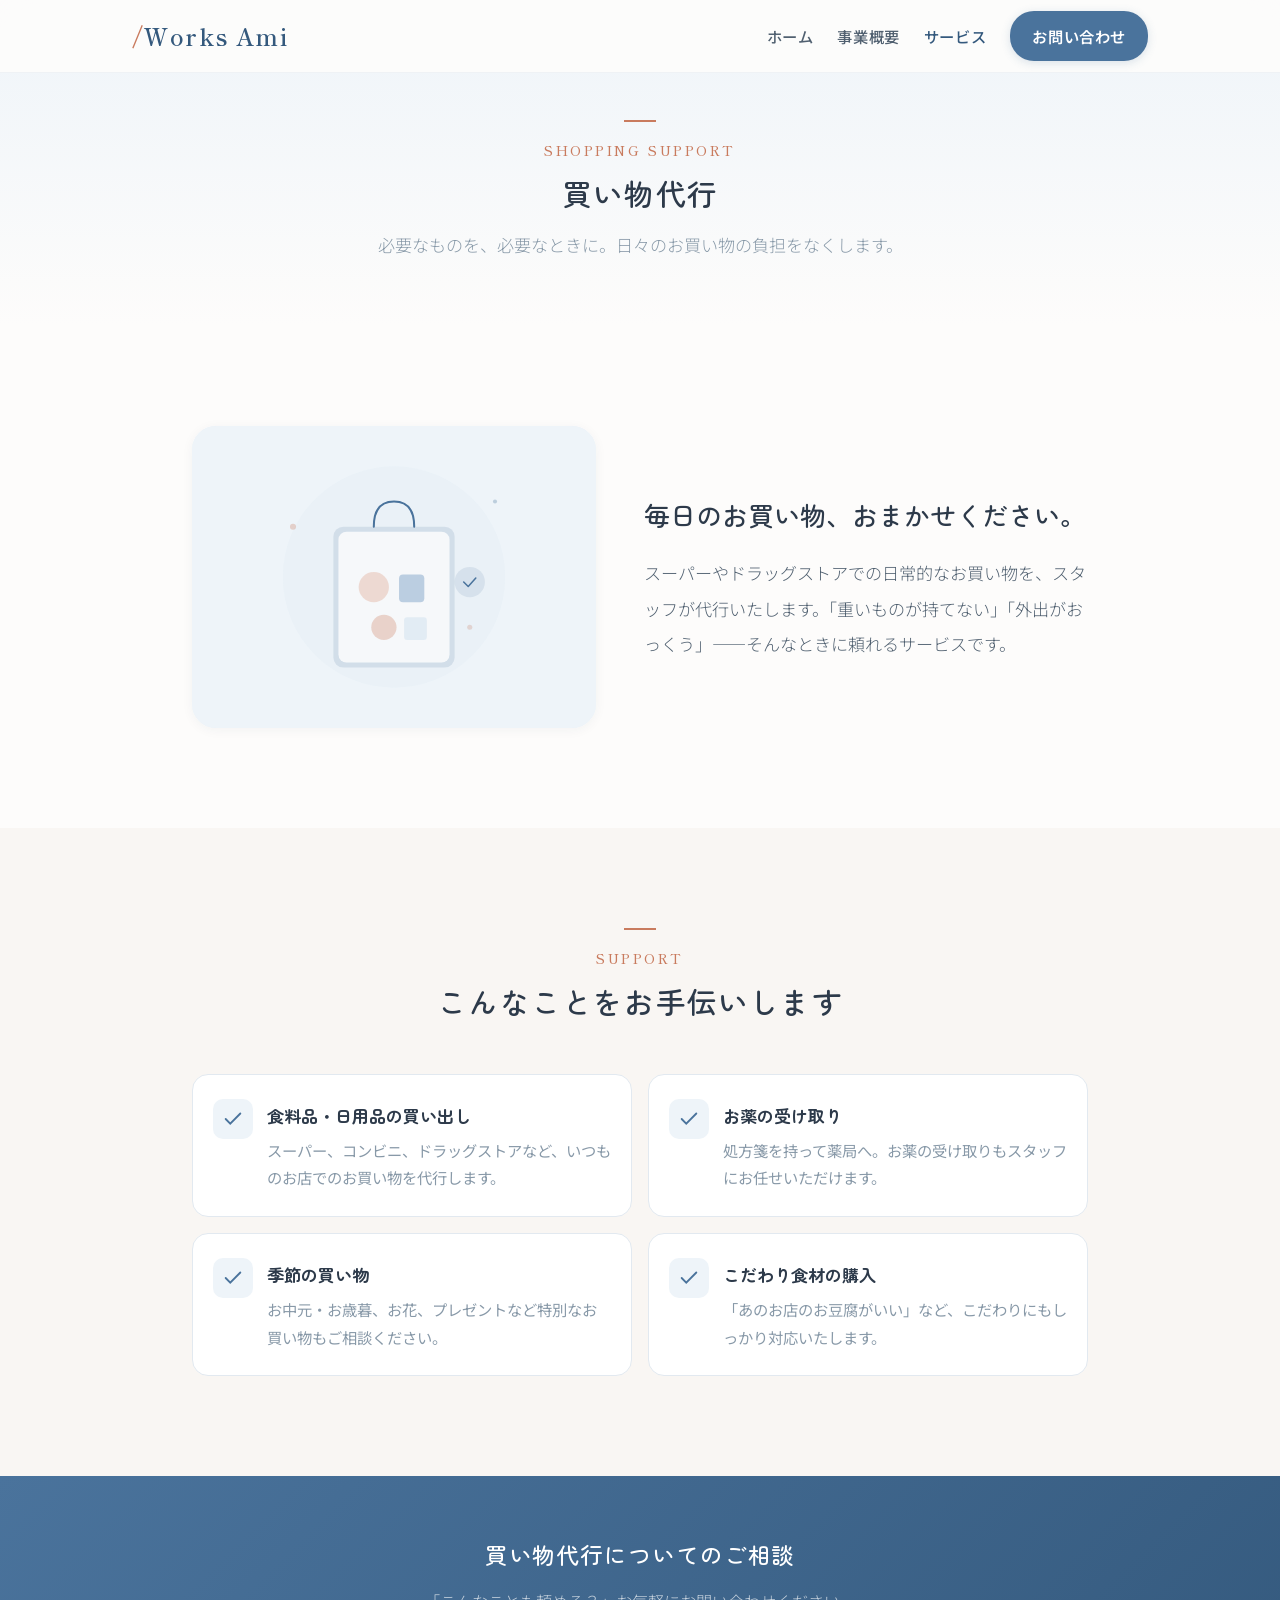
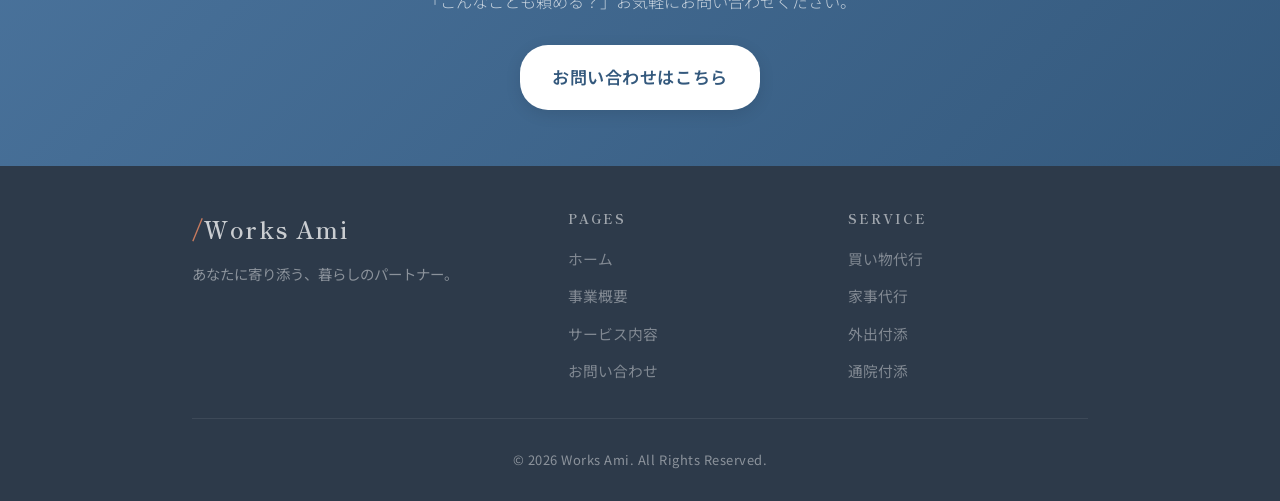
<file: service-shopping.html>
<!DOCTYPE html><html lang="ja"><head><meta charset="UTF-8"><meta name="viewport" content="width=device-width, initial-scale=1.0"><title>買い物代行 | Works Ami</title><link rel="stylesheet" href="style.css"><link rel="stylesheet" href="service-detail.css"></head><body>
<header class="header" id="header"><div class="header-inner"><a href="index.html" class="logo"><em>/</em>Works Ami</a><nav class="nav-desktop"><a href="index.html">ホーム</a><a href="about.html">事業概要</a><a href="service.html" class="active">サービス</a><a href="contact.html" class="nav-cta">お問い合わせ</a></nav><button class="hamburger" aria-label="メニュー"><span></span><span></span><span></span></button></div></header>
<div class="mobile-nav"><a href="index.html">ホーム</a><a href="about.html">事業概要</a><a href="service.html">サービス内容</a><a href="service-shopping.html" class="active">買い物代行</a><a href="service-housework.html">家事代行・家事手伝い</a><a href="service-outing.html">外出・余暇の付添</a><a href="service-hospital.html">通院付添・院内介助</a><a href="contact.html">お問い合わせ</a></div>
<section class="page-hero"><div class="container"><div class="section-line centered rv"></div><div class="section-label text-center rv">Shopping Support</div><h1 class="section-heading centered rv">買い物代行</h1><p class="page-hero-desc rv" data-cms="service_shopping.catchcopy">必要なものを、必要なときに。<br>日々のお買い物の負担をなくします。</p></div></section>
<section class="sd-intro"><div class="container"><div class="sd-layout"><div class="sd-img rv"><img src="img/shopping.svg" alt="買い物代行"></div><div><h2 class="sd-catch rv" data-cms="service_shopping.heading">毎日のお買い物、<br>おまかせください。</h2><p class="sd-lead rv" data-cms="service_shopping.body">スーパーやドラッグストアでの日常的なお買い物を、スタッフが代行いたします。「重いものが持てない」「外出がおっくう」——そんなときに頼れるサービスです。ご指定の商品リストに沿ってお買い物し、ご自宅までお届けします。</p></div></div></div></section>
<section class="sd-features"><div class="container text-center"><div class="section-line centered rv"></div><div class="section-label text-center rv">Support</div><h2 class="section-heading centered rv">こんなことをお手伝いします</h2><div class="feat-grid">
  <div class="feat-card rv rv-d1"><div class="feat-icon"><svg width="22" height="22" viewBox="0 0 24 24" fill="none" stroke="#4a739c" stroke-width="2" stroke-linecap="round"><polyline points="20 6 9 17 4 12"/></svg></div><div><h4>食料品・日用品の買い出し</h4><p>スーパー、コンビニ、ドラッグストアなど、いつものお店でのお買い物を代行します。</p></div></div>
  <div class="feat-card rv rv-d2"><div class="feat-icon"><svg width="22" height="22" viewBox="0 0 24 24" fill="none" stroke="#4a739c" stroke-width="2" stroke-linecap="round"><polyline points="20 6 9 17 4 12"/></svg></div><div><h4>お薬の受け取り</h4><p>処方箋を持って薬局へ。お薬の受け取りもスタッフにお任せいただけます。</p></div></div>
  <div class="feat-card rv rv-d3"><div class="feat-icon"><svg width="22" height="22" viewBox="0 0 24 24" fill="none" stroke="#4a739c" stroke-width="2" stroke-linecap="round"><polyline points="20 6 9 17 4 12"/></svg></div><div><h4>季節の買い物</h4><p>お中元・お歳暮、お花、プレゼントなど特別なお買い物もご相談ください。</p></div></div>
  <div class="feat-card rv rv-d4"><div class="feat-icon"><svg width="22" height="22" viewBox="0 0 24 24" fill="none" stroke="#4a739c" stroke-width="2" stroke-linecap="round"><polyline points="20 6 9 17 4 12"/></svg></div><div><h4>こだわり食材の購入</h4><p>「あのお店のお豆腐がいい」など、こだわりにもしっかり対応いたします。</p></div></div>
</div></div></section>

<div class="cta-band"><h2 class="rv" data-cms="service_shopping.cta_heading">買い物代行についてのご相談</h2><p class="rv" data-cms="service_shopping.cta_text">「こんなことも頼める？」お気軽にお問い合わせください。</p><a href="contact.html" class="btn btn-white rv">お問い合わせはこちら</a></div>
<footer class="footer"><div class="container"><div class="footer-grid"><div class="footer-brand"><div class="logo"><em>/</em>Works Ami</div><p>あなたに寄り添う、暮らしのパートナー。</p></div><div class="footer-links"><h4>Pages</h4><a href="index.html">ホーム</a><a href="about.html">事業概要</a><a href="service.html">サービス内容</a><a href="contact.html">お問い合わせ</a></div><div class="footer-links"><h4>Service</h4><a href="service-shopping.html">買い物代行</a><a href="service-housework.html">家事代行</a><a href="service-outing.html">外出付添</a><a href="service-hospital.html">通院付添</a></div></div><p class="footer-copy">&copy; 2026 Works Ami. All Rights Reserved.</p></div></footer>
<script src="main.js"></script>
<script src="cms-loader.js"></script></body></html>
</file>
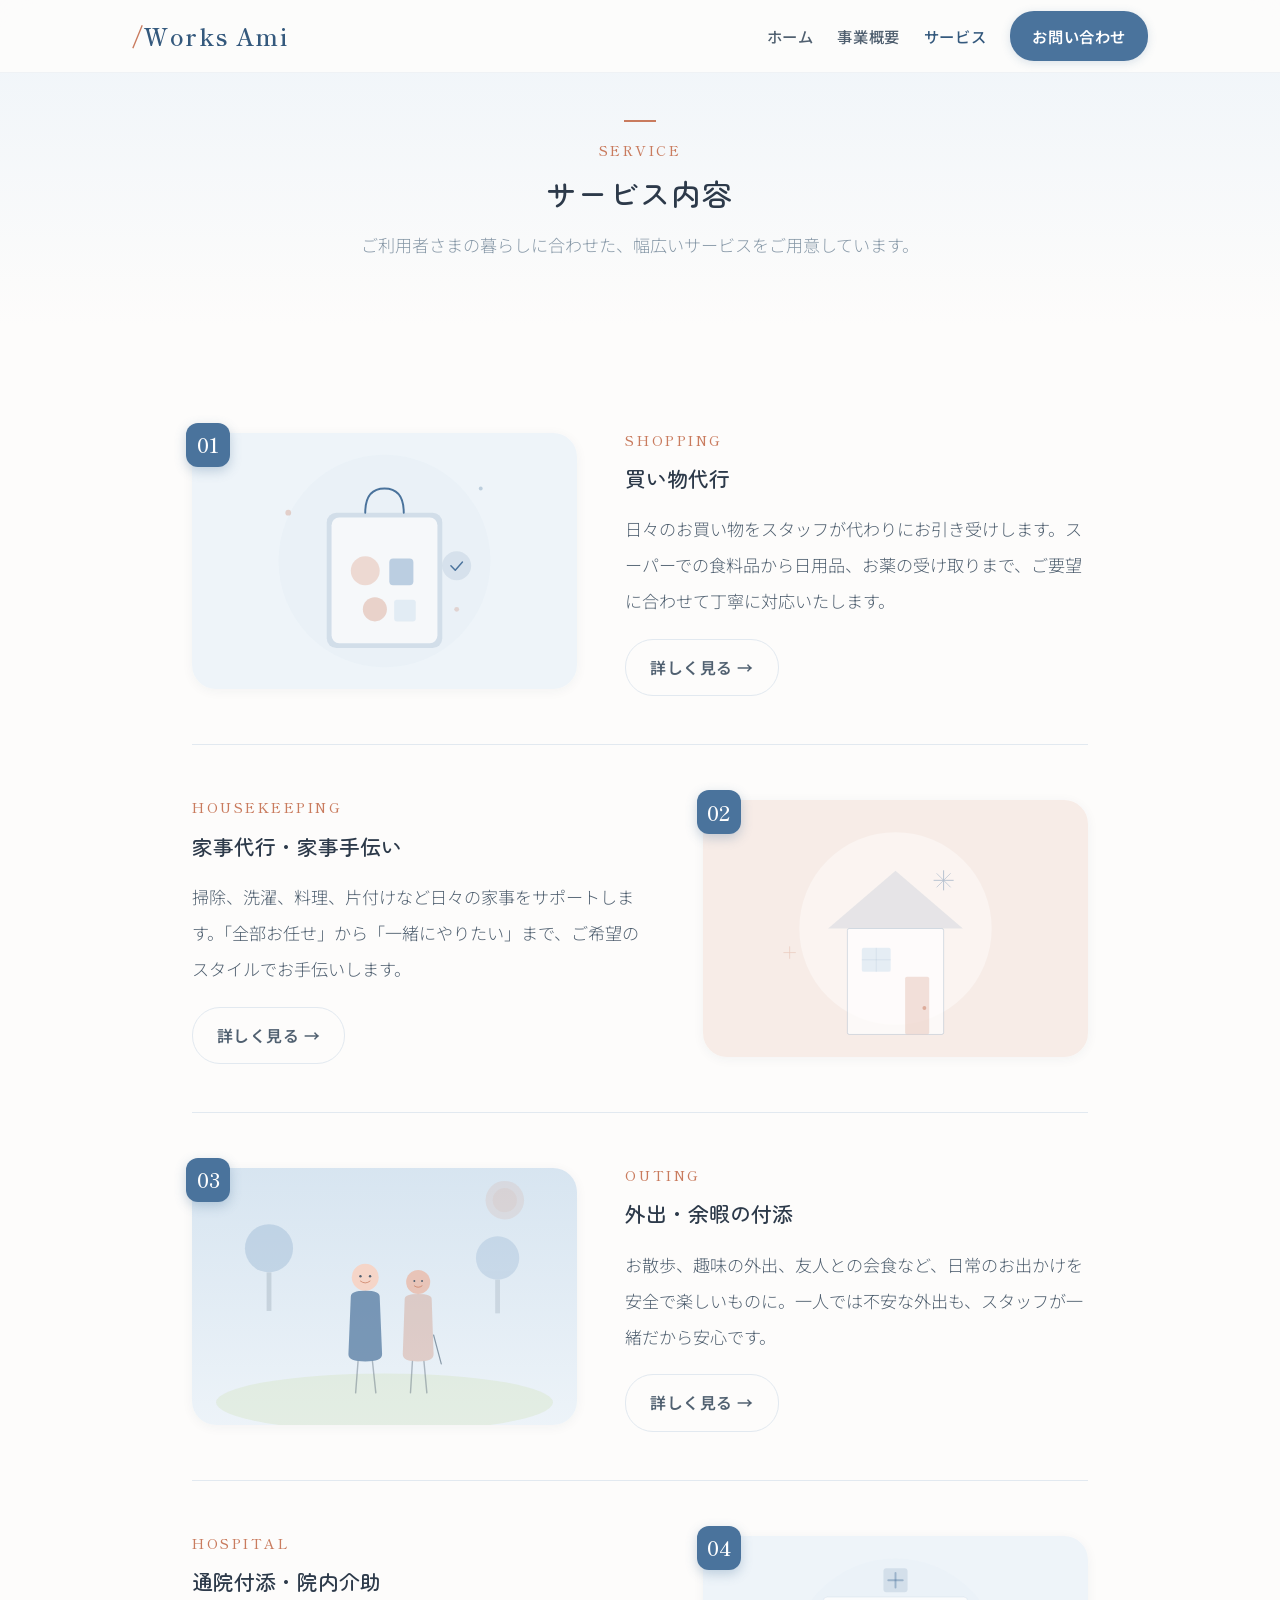
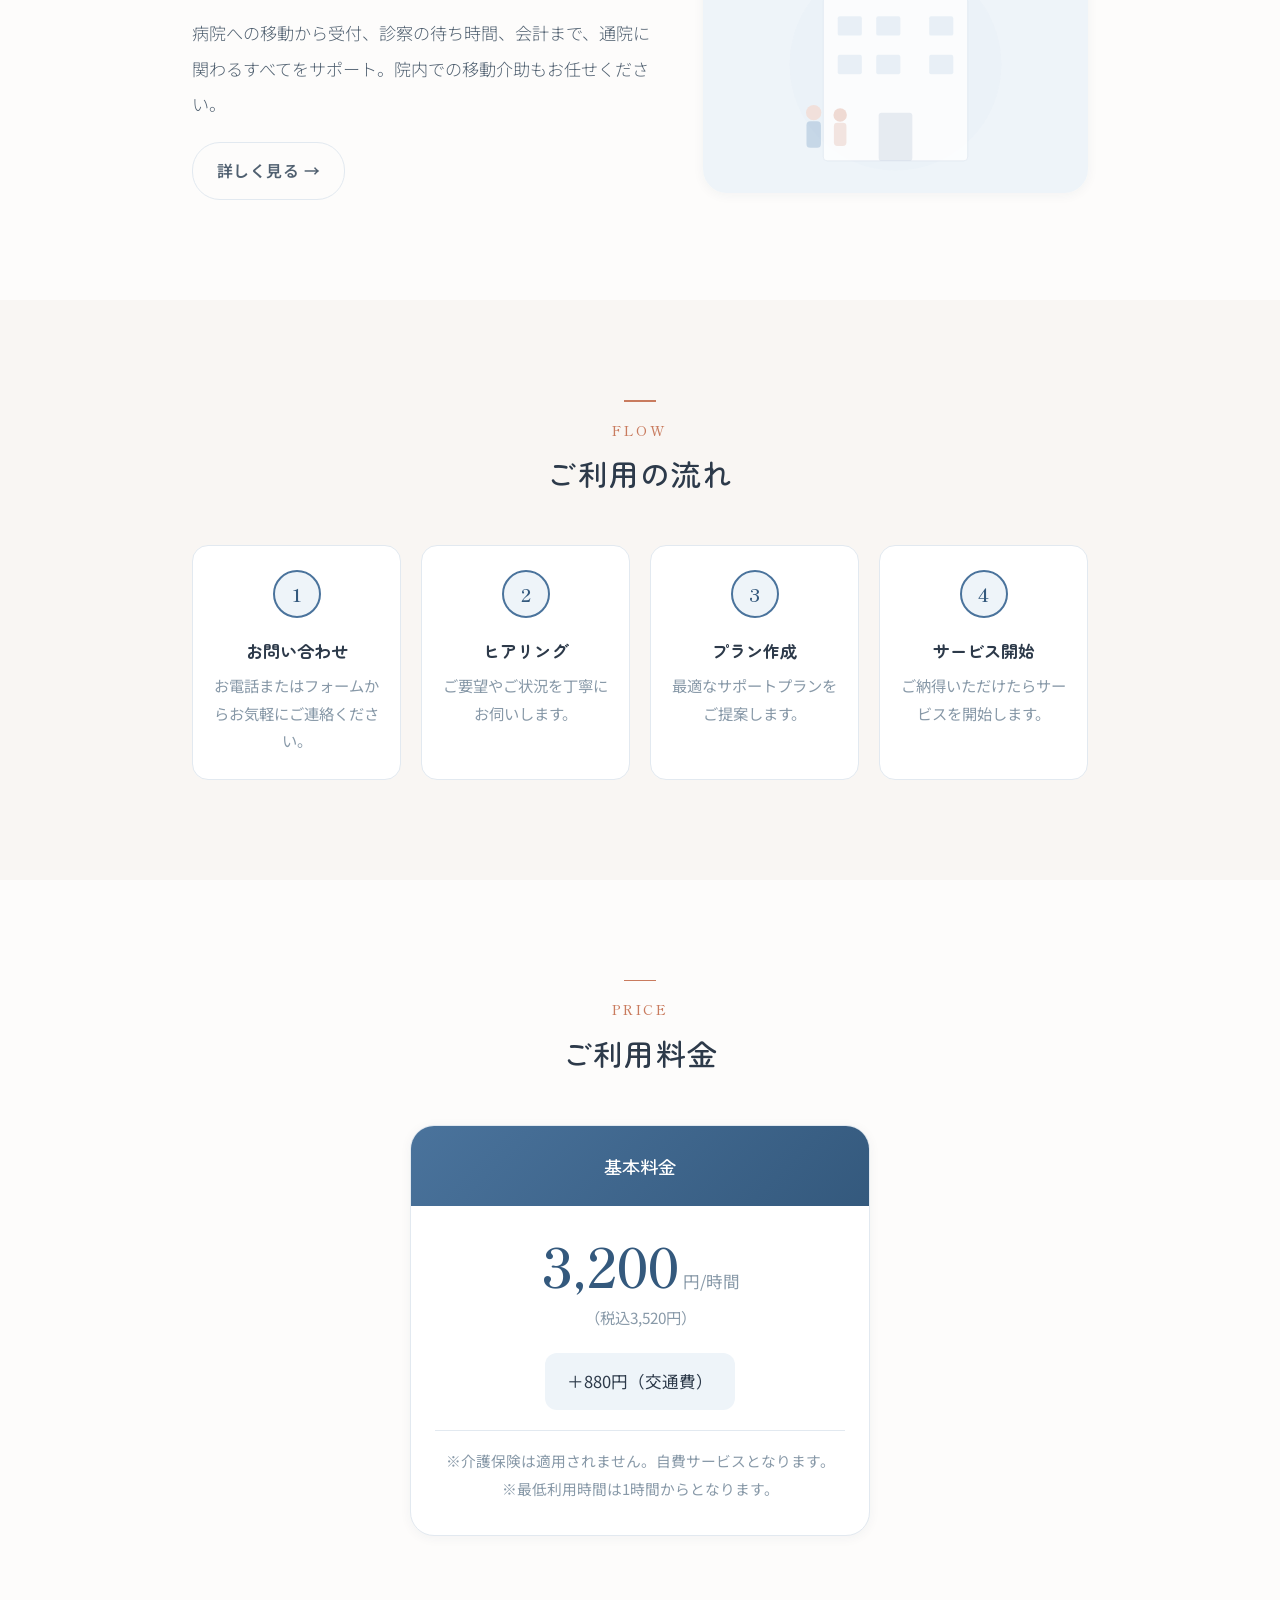
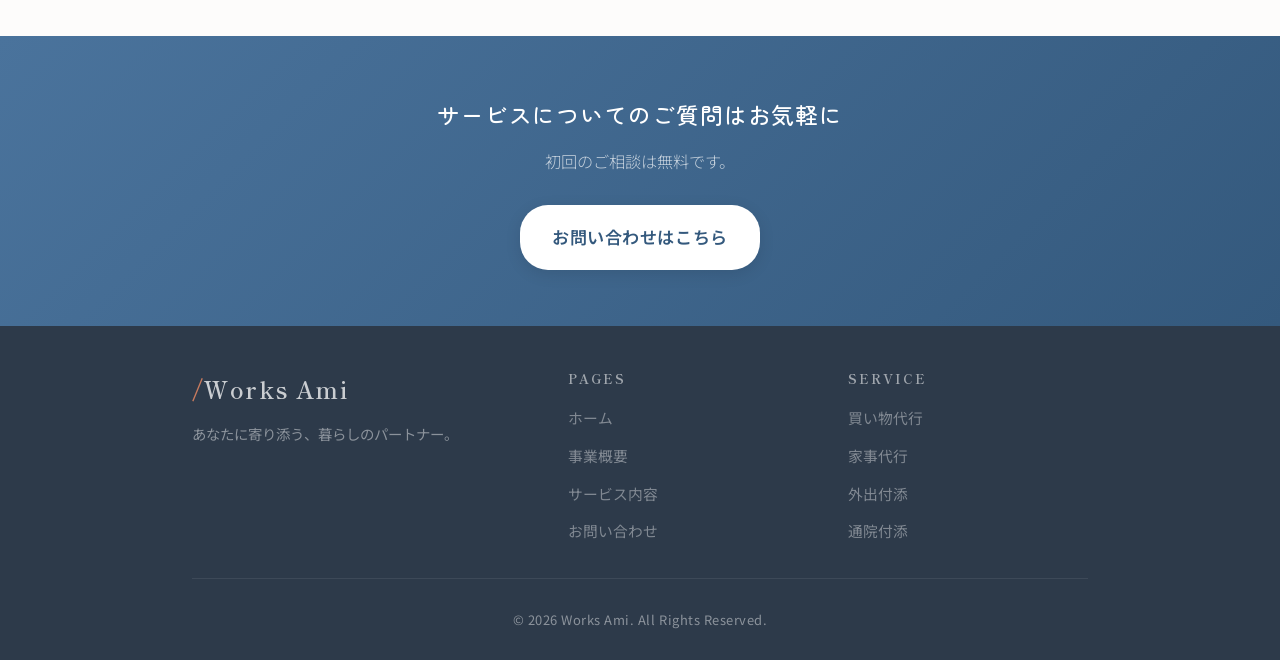
<file: service.html>
<!DOCTYPE html>
<html lang="ja">
<head>
<meta charset="UTF-8">
<meta name="viewport" content="width=device-width, initial-scale=1.0">
<title>サービス内容 | Works Ami</title>
<link rel="stylesheet" href="style.css">
<style>
.svc-list{background:var(--bg)}
.svc-item{display:grid;gap:24px;padding-bottom:48px;margin-bottom:48px;border-bottom:1px solid var(--border)}
.svc-item:last-child{border-bottom:none;margin-bottom:0;padding-bottom:0}
.svc-item-img{width:100%;aspect-ratio:3/2;border-radius:var(--radius-lg);overflow:hidden;box-shadow:var(--shadow-sm);position:relative}
.svc-item-img img{width:100%;height:100%;object-fit:cover}
.svc-item-num{position:absolute;top:-10px;left:-6px;z-index:2;background:var(--blue);color:var(--white);width:44px;height:44px;border-radius:12px;display:flex;align-items:center;justify-content:center;font-family:'Shippori Mincho',serif;font-size:1.1rem;font-weight:600;box-shadow:0 4px 12px rgba(74,115,156,.3)}
.svc-item-text .section-label{margin-bottom:4px}
.svc-item-text h3{font-family:'Zen Maru Gothic',sans-serif;font-size:1.15rem;font-weight:500;margin-bottom:12px}
.svc-item-text>p{font-size:.95rem;color:var(--text-mid);line-height:2.1;font-weight:300;margin-bottom:20px}
.flow{background:var(--bg-warm)}
.flow-steps{display:grid;gap:20px}
.flow-step{display:flex;gap:16px;align-items:flex-start;background:var(--white);border-radius:var(--radius);padding:24px 20px;border:1px solid var(--border)}
.flow-num{width:48px;height:48px;border-radius:50%;flex-shrink:0;background:var(--blue-pale);border:2px solid var(--blue);display:flex;align-items:center;justify-content:center;font-family:'Shippori Mincho',serif;font-size:1.05rem;font-weight:600;color:var(--blue-deep)}
.flow-step h4{font-family:'Zen Maru Gothic',sans-serif;font-size:.95rem;font-weight:600;margin-bottom:4px}
.flow-step p{font-size:.85rem;color:var(--text-light);line-height:1.8}
.pricing{background:var(--bg)}
.price-card{background:var(--white);border-radius:var(--radius-lg);overflow:hidden;box-shadow:var(--shadow-sm);border:1px solid var(--border);max-width:460px;margin:0 auto}
.price-header{background:linear-gradient(135deg,var(--blue),var(--blue-deep));padding:22px;text-align:center;font-family:'Zen Maru Gothic',sans-serif;font-size:1rem;font-weight:500;color:var(--white)}
.price-body{padding:32px 24px;text-align:center}
.price-main{display:flex;align-items:baseline;justify-content:center;gap:4px;margin-bottom:4px}
.price-num{font-family:'Shippori Mincho',serif;font-size:3rem;font-weight:600;color:var(--blue-deep);line-height:1}
.price-unit{font-size:.92rem;color:var(--text-light)}
.price-tax{font-size:.85rem;color:var(--text-light);margin-bottom:20px}
.price-extra{display:inline-block;background:var(--blue-pale);padding:12px 22px;border-radius:12px;font-size:.92rem;margin-bottom:20px}
.price-note{font-size:.82rem;color:var(--text-light);line-height:1.9;border-top:1px solid var(--border);padding-top:16px}
@media(min-width:600px){.flow-steps{grid-template-columns:1fr 1fr}}
@media(min-width:900px){.svc-item{grid-template-columns:1fr 1.2fr;gap:48px;align-items:center}.svc-item:nth-child(even){direction:rtl}.svc-item:nth-child(even)>*{direction:ltr}.flow-steps{grid-template-columns:repeat(4,1fr)}.flow-step{flex-direction:column;text-align:center;align-items:center}}
</style>
</head>
<body>
<header class="header" id="header"><div class="header-inner"><a href="index.html" class="logo"><em>/</em>Works Ami</a><nav class="nav-desktop"><a href="index.html">ホーム</a><a href="about.html">事業概要</a><a href="service.html" class="active">サービス</a><a href="contact.html" class="nav-cta">お問い合わせ</a></nav><button class="hamburger" aria-label="メニュー"><span></span><span></span><span></span></button></div></header>
<div class="mobile-nav"><a href="index.html">ホーム</a><a href="about.html">事業概要</a><a href="service.html" class="active">サービス内容</a><a href="service-shopping.html">買い物代行</a><a href="service-housework.html">家事代行・家事手伝い</a><a href="service-outing.html">外出・余暇の付添</a><a href="service-hospital.html">通院付添・院内介助</a><a href="contact.html">お問い合わせ</a></div>

<section class="page-hero"><div class="container"><div class="section-line centered rv"></div><div class="section-label text-center rv">Service</div><h1 class="section-heading centered rv">サービス内容</h1><p class="page-hero-desc rv">ご利用者さまの暮らしに合わせた、幅広いサービスをご用意しています。</p></div></section>

<section class="svc-list"><div class="container">
  <div class="svc-item rv"><div style="position:relative"><div class="svc-item-img"><img src="img/shopping.svg" alt="買い物代行"></div><div class="svc-item-num">01</div></div><div class="svc-item-text"><div class="section-label">Shopping</div><h3>買い物代行</h3><p>日々のお買い物をスタッフが代わりにお引き受けします。スーパーでの食料品から日用品、お薬の受け取りまで、ご要望に合わせて丁寧に対応いたします。</p><a href="service-shopping.html" class="btn btn-outline btn-sm">詳しく見る →</a></div></div>
  <div class="svc-item rv"><div style="position:relative"><div class="svc-item-img"><img src="img/housework.svg" alt="家事代行"></div><div class="svc-item-num">02</div></div><div class="svc-item-text"><div class="section-label">Housekeeping</div><h3>家事代行・家事手伝い</h3><p>掃除、洗濯、料理、片付けなど日々の家事をサポートします。「全部お任せ」から「一緒にやりたい」まで、ご希望のスタイルでお手伝いします。</p><a href="service-housework.html" class="btn btn-outline btn-sm">詳しく見る →</a></div></div>
  <div class="svc-item rv"><div style="position:relative"><div class="svc-item-img"><img src="img/outing.svg" alt="外出付添"></div><div class="svc-item-num">03</div></div><div class="svc-item-text"><div class="section-label">Outing</div><h3>外出・余暇の付添</h3><p>お散歩、趣味の外出、友人との会食など、日常のお出かけを安全で楽しいものに。一人では不安な外出も、スタッフが一緒だから安心です。</p><a href="service-outing.html" class="btn btn-outline btn-sm">詳しく見る →</a></div></div>
  <div class="svc-item rv"><div style="position:relative"><div class="svc-item-img"><img src="img/hospital.svg" alt="通院付添"></div><div class="svc-item-num">04</div></div><div class="svc-item-text"><div class="section-label">Hospital</div><h3>通院付添・院内介助</h3><p>病院への移動から受付、診察の待ち時間、会計まで、通院に関わるすべてをサポート。院内での移動介助もお任せください。</p><a href="service-hospital.html" class="btn btn-outline btn-sm">詳しく見る →</a></div></div>
</div></section>

<section class="flow"><div class="container text-center"><div class="section-line centered rv"></div><div class="section-label text-center rv">Flow</div><h2 class="section-heading centered rv">ご利用の流れ</h2>
  <div class="flow-steps">
    <div class="flow-step rv rv-d1"><div class="flow-num">1</div><div><h4>お問い合わせ</h4><p>お電話またはフォームからお気軽にご連絡ください。</p></div></div>
    <div class="flow-step rv rv-d2"><div class="flow-num">2</div><div><h4>ヒアリング</h4><p>ご要望やご状況を丁寧にお伺いします。</p></div></div>
    <div class="flow-step rv rv-d3"><div class="flow-num">3</div><div><h4>プラン作成</h4><p>最適なサポートプランをご提案します。</p></div></div>
    <div class="flow-step rv rv-d4"><div class="flow-num">4</div><div><h4>サービス開始</h4><p>ご納得いただけたらサービスを開始します。</p></div></div>
  </div>
</div></section>

<section class="pricing"><div class="container text-center"><div class="section-line centered rv"></div><div class="section-label text-center rv">Price</div><h2 class="section-heading centered rv">ご利用料金</h2>
  <div class="price-card rv"><div class="price-header">基本料金</div><div class="price-body"><div class="price-main"><span class="price-num" data-cms="pricing.price">3,200</span><span class="price-unit" data-cms="pricing.unit">円/時間</span></div><p class="price-tax">（税込3,520円）</p><div class="price-extra">＋880円（交通費）</div><p class="price-note">※介護保険は適用されません。自費サービスとなります。<br>※最低利用時間は1時間からとなります。</p></div></div>
</div></section>

<div class="cta-band"><h2 class="rv">サービスについてのご質問はお気軽に</h2><p class="rv">初回のご相談は無料です。</p><a href="contact.html" class="btn btn-white rv">お問い合わせはこちら</a></div>

<footer class="footer"><div class="container"><div class="footer-grid"><div class="footer-brand"><div class="logo"><em>/</em>Works Ami</div><p>あなたに寄り添う、暮らしのパートナー。</p></div><div class="footer-links"><h4>Pages</h4><a href="index.html">ホーム</a><a href="about.html">事業概要</a><a href="service.html">サービス内容</a><a href="contact.html">お問い合わせ</a></div><div class="footer-links"><h4>Service</h4><a href="service-shopping.html">買い物代行</a><a href="service-housework.html">家事代行</a><a href="service-outing.html">外出付添</a><a href="service-hospital.html">通院付添</a></div></div><p class="footer-copy">&copy; 2026 Works Ami. All Rights Reserved.</p></div></footer>
<script src="main.js"></script>
<script src="cms-loader.js"></script>
</body>
</html>
</file>
<file: style.css>
/* ═══════════════════════════════════════════
   Works Ami — Mobile-First / 高齢者向け大きめ文字
   ═══════════════════════════════════════════ */
@import url('https://fonts.googleapis.com/css2?family=Noto+Sans+JP:wght@300;400;500;600;700&family=Zen+Maru+Gothic:wght@300;400;500;700&family=Shippori+Mincho:wght@400;500;600&display=swap');

:root{
  --blue:#4a739c;--blue-deep:#34597d;--blue-soft:#7fa3c7;
  --blue-light:#d6e4f0;--blue-pale:#eef4f9;--blue-wash:#f5f8fb;
  --pink:#e8c4b8;--pink-deep:#d4a494;--pink-light:#f7ece7;
  --accent:#c97b5e;--accent-light:#f5ded6;
  --text:#2d3a4a;--text-mid:#506070;--text-light:#8899a8;
  --bg:#fdfcfb;--bg-warm:#f9f6f3;--cream:#f3ede7;
  --white:#fff;--border:#e2e9f0;
  --radius:16px;--radius-lg:24px;
  --shadow-sm:0 2px 12px rgba(45,58,74,.05);
  --shadow-md:0 4px 24px rgba(45,58,74,.07);
  --transition:.35s cubic-bezier(.25,.46,.45,.94);
}
*{margin:0;padding:0;box-sizing:border-box}
html{scroll-behavior:smooth;font-size:17px}
body{
  font-family:'Noto Sans JP',sans-serif;color:var(--text);
  background:var(--bg);line-height:2;font-weight:400;
  overflow-x:hidden;-webkit-font-smoothing:antialiased;
}
img{max-width:100%;display:block}
a{text-decoration:none;color:inherit}
ul{list-style:none}

/* ═══ HEADER ═══ */
.header{
  position:fixed;top:0;left:0;right:0;z-index:100;
  background:rgba(253,252,251,.92);
  backdrop-filter:blur(16px);-webkit-backdrop-filter:blur(16px);
  border-bottom:1px solid rgba(226,233,240,.5);
  transition:box-shadow var(--transition);
}
.header.scrolled{box-shadow:var(--shadow-sm)}
.header-inner{
  max-width:1080px;margin:0 auto;display:flex;align-items:center;
  justify-content:space-between;padding:0 20px;height:56px;
}
.logo{
  font-family:'Shippori Mincho',serif;font-size:1.3rem;font-weight:600;
  color:var(--blue-deep);letter-spacing:.06em;
}
.logo em{font-style:normal;color:var(--accent)}
.nav-desktop{display:none;gap:24px;align-items:center}
.nav-desktop a{font-size:.85rem;font-weight:500;color:var(--text-mid);letter-spacing:.04em;transition:color .3s}
.nav-desktop a:hover,.nav-desktop a.active{color:var(--blue-deep)}
.nav-cta{
  background:var(--blue)!important;color:var(--white)!important;
  padding:10px 22px;border-radius:24px;font-weight:600!important;
  box-shadow:0 2px 10px rgba(74,115,156,.2);transition:all .3s!important;
}
.nav-cta:hover{background:var(--blue-deep)!important;transform:translateY(-1px)}
.hamburger{
  display:flex;flex-direction:column;gap:5px;cursor:pointer;
  padding:6px;background:none;border:none;-webkit-tap-highlight-color:transparent;
}
.hamburger span{width:20px;height:1.5px;background:var(--text);border-radius:2px;transition:.3s}
.hamburger.open span:nth-child(1){transform:rotate(45deg) translate(4px,4px)}
.hamburger.open span:nth-child(2){opacity:0}
.hamburger.open span:nth-child(3){transform:rotate(-45deg) translate(4px,-4px)}
.mobile-nav{
  position:fixed;top:56px;left:0;right:0;bottom:0;
  background:rgba(253,252,251,.98);backdrop-filter:blur(20px);
  z-index:99;display:flex;flex-direction:column;padding:32px 24px;gap:4px;
  transform:translateY(-100%);opacity:0;
  transition:transform .4s cubic-bezier(.4,0,.2,1),opacity .3s;pointer-events:none;
}
.mobile-nav.open{transform:translateY(0);opacity:1;pointer-events:auto}
.mobile-nav a{
  font-size:1.05rem;font-weight:500;color:var(--text-mid);
  padding:16px 0;border-bottom:1px solid var(--border);transition:color .3s;
}
.mobile-nav a:last-child{border-bottom:none}
.mobile-nav a:hover,.mobile-nav a.active{color:var(--blue-deep)}

/* ═══ LAYOUT ═══ */
.container{max-width:960px;margin:0 auto;padding:0 20px}
section{padding:64px 0}
.section-label{
  font-family:'Shippori Mincho',serif;font-size:.78rem;font-weight:500;
  color:var(--accent);letter-spacing:.18em;text-transform:uppercase;margin-bottom:6px;
}
.section-heading{
  font-family:'Zen Maru Gothic',sans-serif;font-size:1.45rem;font-weight:500;
  line-height:1.6;letter-spacing:.04em;margin-bottom:36px;
}
.section-heading.centered{text-align:center}
.section-line{width:32px;height:1.5px;background:var(--accent);margin-bottom:14px}
.section-line.centered{margin-left:auto;margin-right:auto}

/* ═══ PAGE HERO ═══ */
.page-hero{
  padding:100px 0 56px;text-align:center;
  background:linear-gradient(180deg,var(--blue-pale) 0%,var(--bg) 100%);
}
.page-hero .section-line{margin:0 auto 14px}
.page-hero .section-heading{margin-bottom:12px}
.page-hero-desc{font-size:.95rem;color:var(--text-light);font-weight:300;line-height:1.9}

/* ═══ BUTTONS ═══ */
.btn{
  display:inline-flex;align-items:center;gap:6px;
  padding:15px 32px;border-radius:28px;font-size:.95rem;font-weight:600;
  letter-spacing:.03em;transition:all var(--transition);border:none;cursor:pointer;
  -webkit-tap-highlight-color:transparent;
}
.btn-primary{background:var(--blue);color:var(--white);box-shadow:0 4px 16px rgba(74,115,156,.25)}
.btn-primary:hover{background:var(--blue-deep);transform:translateY(-2px);box-shadow:0 6px 24px rgba(74,115,156,.3)}
.btn-outline{background:transparent;color:var(--text-mid);border:1.5px solid var(--border)}
.btn-outline:hover{border-color:var(--blue);color:var(--blue)}
.btn-white{background:var(--white);color:var(--blue-deep);box-shadow:0 4px 16px rgba(0,0,0,.1)}
.btn-white:hover{background:var(--cream);transform:translateY(-2px)}
.btn-block{width:100%;justify-content:center}
.btn-sm{padding:12px 24px;font-size:.88rem}

/* ═══ PHOTO ═══ */
.photo{
  width:100%;border-radius:var(--radius-lg);overflow:hidden;
  box-shadow:var(--shadow-sm);position:relative;
  background:linear-gradient(160deg,var(--blue-pale),var(--cream));
}
.photo img{width:100%;height:100%;object-fit:cover;display:block}
.photo-circle{border-radius:50%}

/* ═══ CTA BAND ═══ */
.cta-band{
  background:linear-gradient(135deg,var(--blue),var(--blue-deep));
  text-align:center;padding:56px 20px;
}
.cta-band h2{
  font-family:'Zen Maru Gothic',sans-serif;font-size:1.25rem;font-weight:500;
  color:var(--white);margin-bottom:8px;letter-spacing:.04em;
}
.cta-band p{color:rgba(255,255,255,.7);font-size:.9rem;margin-bottom:28px;font-weight:300}

/* ═══ FOOTER ═══ */
.footer{background:var(--text);color:rgba(255,255,255,.45);padding:40px 0 28px}
.footer-grid{display:grid;grid-template-columns:1fr;gap:28px;margin-bottom:28px;padding-bottom:24px;border-bottom:1px solid rgba(255,255,255,.08)}
.footer-brand .logo{color:rgba(255,255,255,.75);margin-bottom:8px}
.footer-brand p{font-size:.8rem;line-height:1.9}
.footer-links h4{font-family:'Shippori Mincho',serif;font-size:.72rem;letter-spacing:.15em;text-transform:uppercase;color:rgba(255,255,255,.55);margin-bottom:12px}
.footer-links a{display:block;font-size:.82rem;color:rgba(255,255,255,.4);margin-bottom:8px;transition:color .3s}
.footer-links a:hover{color:rgba(255,255,255,.8)}
.footer-copy{font-size:.72rem;letter-spacing:.04em;text-align:center}

/* ═══ REVEAL ═══ */
.rv{opacity:0;transform:translateY(24px);transition:opacity .7s cubic-bezier(.25,.46,.45,.94),transform .7s cubic-bezier(.25,.46,.45,.94)}
.rv.visible{opacity:1;transform:translateY(0)}
.rv-d1{transition-delay:.08s}.rv-d2{transition-delay:.16s}
.rv-d3{transition-delay:.24s}.rv-d4{transition-delay:.32s}

/* ═══ UTILITY ═══ */
.text-center{text-align:center}
.mt-24{margin-top:24px}.mt-32{margin-top:32px}

/* ═══ TABLET 600px+ ═══ */
@media(min-width:600px){
  .header-inner{height:64px;padding:0 32px}
  section{padding:80px 0}
  .container{padding:0 32px}
  .section-heading{font-size:1.6rem}
  .page-hero{padding:120px 0 64px}
  .footer-grid{grid-template-columns:1.4fr 1fr 1fr;gap:40px}
}
/* ═══ DESKTOP 900px+ ═══ */
@media(min-width:900px){
  html{font-size:18px}
  .header-inner{height:72px}
  .hamburger{display:none}
  .nav-desktop{display:flex}
  section{padding:100px 0}
  .section-heading{font-size:1.65rem;margin-bottom:48px}
}
</file>
<file: service-detail.css>
/* Service Detail Pages — Shared */
.sd-intro{background:var(--bg)}
.sd-layout{display:grid;gap:28px}
.sd-img{width:100%;aspect-ratio:4/3;border-radius:var(--radius-lg);overflow:hidden;box-shadow:var(--shadow-sm);background:var(--blue-pale)}
.sd-img img{width:100%;height:100%;object-fit:cover}
.sd-catch{font-family:'Zen Maru Gothic',sans-serif;font-size:1.3rem;font-weight:500;line-height:1.8;margin-bottom:16px}
.sd-lead{font-size:.95rem;color:var(--text-mid);line-height:2.1;font-weight:300}

.sd-features{background:var(--bg-warm)}
.feat-grid{display:grid;gap:16px}
.feat-card{
  background:var(--white);border-radius:var(--radius);padding:24px 20px;
  text-align:left;border:1px solid var(--border);
  display:flex;gap:14px;align-items:flex-start;transition:all var(--transition);
}
.feat-card:hover{transform:translateY(-2px);box-shadow:var(--shadow-md);border-color:transparent}
.feat-icon{
  width:40px;height:40px;border-radius:10px;flex-shrink:0;
  background:var(--blue-pale);display:flex;align-items:center;justify-content:center;
}
.feat-card h4{font-family:'Zen Maru Gothic',sans-serif;font-size:.95rem;font-weight:600;margin-bottom:4px}
.feat-card p{font-size:.85rem;color:var(--text-light);line-height:1.8}








.cta-band{background:linear-gradient(135deg,var(--blue),var(--blue-deep));text-align:center;padding:56px 20px}
.cta-band h2{font-family:'Zen Maru Gothic',sans-serif;font-size:1.25rem;font-weight:500;color:var(--white);margin-bottom:8px}
.cta-band p{color:rgba(255,255,255,.7);font-size:.9rem;margin-bottom:28px;font-weight:300}

@media(min-width:600px){
  .feat-grid{grid-template-columns:1fr 1fr}
  
}
@media(min-width:900px){
  .sd-layout{grid-template-columns:1fr 1.1fr;gap:48px;align-items:center}
  .sd-catch{font-size:1.45rem}
}
</file>
